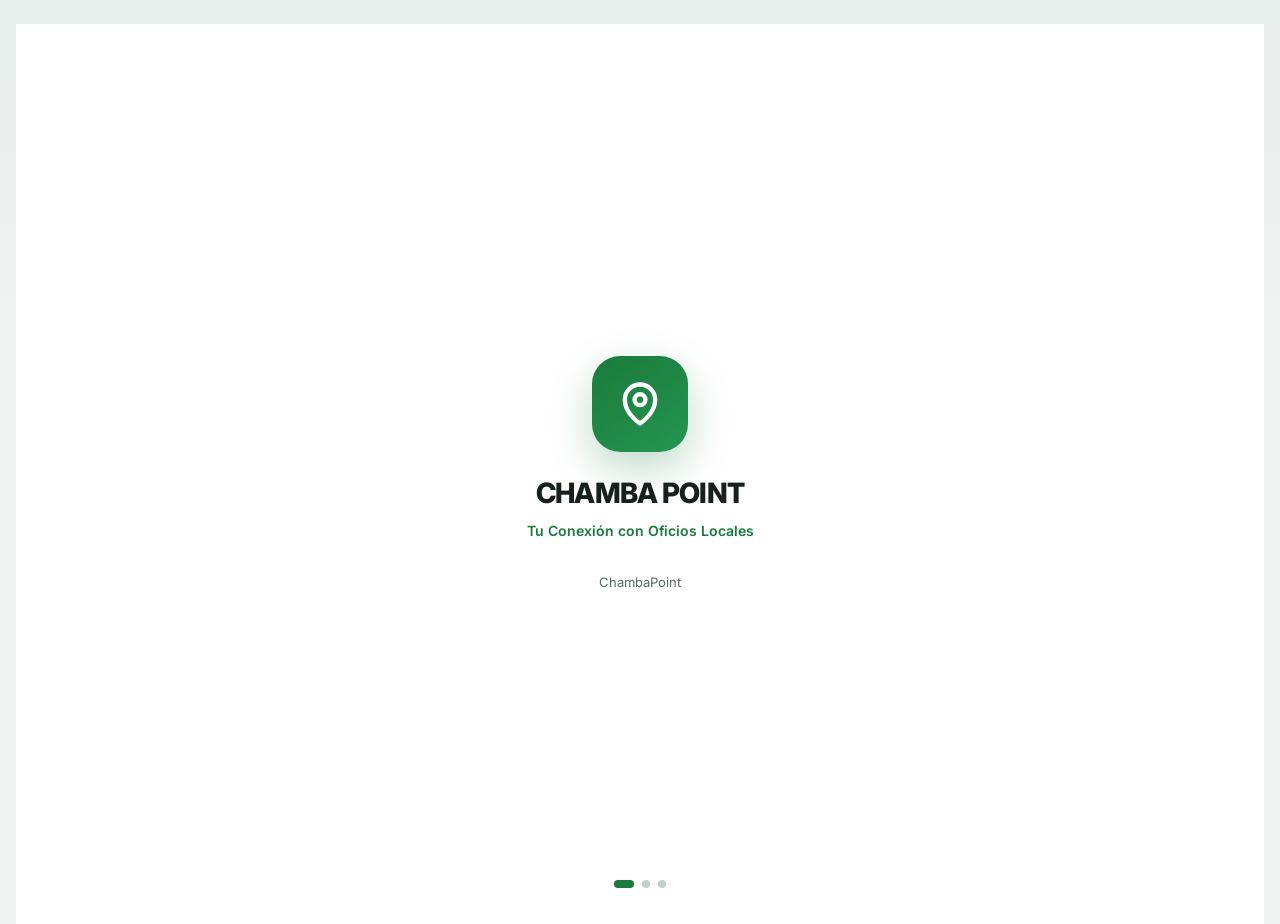
<file: frontend/index.html>
<!DOCTYPE html>
<html lang="es">
<head>
  <meta charset="UTF-8" />
  <meta name="viewport" content="width=device-width, initial-scale=1, viewport-fit=cover" />
  <meta name="theme-color" content="#1B7A3D" />
  <link rel="icon" type="image/svg+xml" href="assets/favicon.svg" />
  <title>ChambaPoint</title>
  <link rel="stylesheet" href="css/base.css" />
  <link rel="stylesheet" href="css/components.css" />
  <link rel="stylesheet" href="css/screens/auth.css" />
</head>
<body>
  <main class="splash-screen" aria-label="Splash ChambaPoint">
    <div class="splash-logo" aria-hidden="true">
      <svg viewBox="0 0 24 24" fill="none" stroke="currentColor" stroke-width="2" stroke-linecap="round" stroke-linejoin="round">
        <path d="M12 21s-7-4.5-7-11a7 7 0 1 1 14 0c0 6.5-7 11-7 11z" />
        <circle cx="12" cy="10" r="2.5" />
      </svg>
    </div>
    <h1 class="splash-title">CHAMBA POINT</h1>
    <p class="splash-subtitle">Tu Conexión con Oficios Locales</p>
    <p class="splash-caption">ChambaPoint</p>
    <div class="splash-dots" aria-hidden="true">
      <span class="active"></span>
      <span></span>
      <span></span>
    </div>
  </main>
  <script type="module" src="js/screens/splash.js"></script>
</body>
</html>
</file>
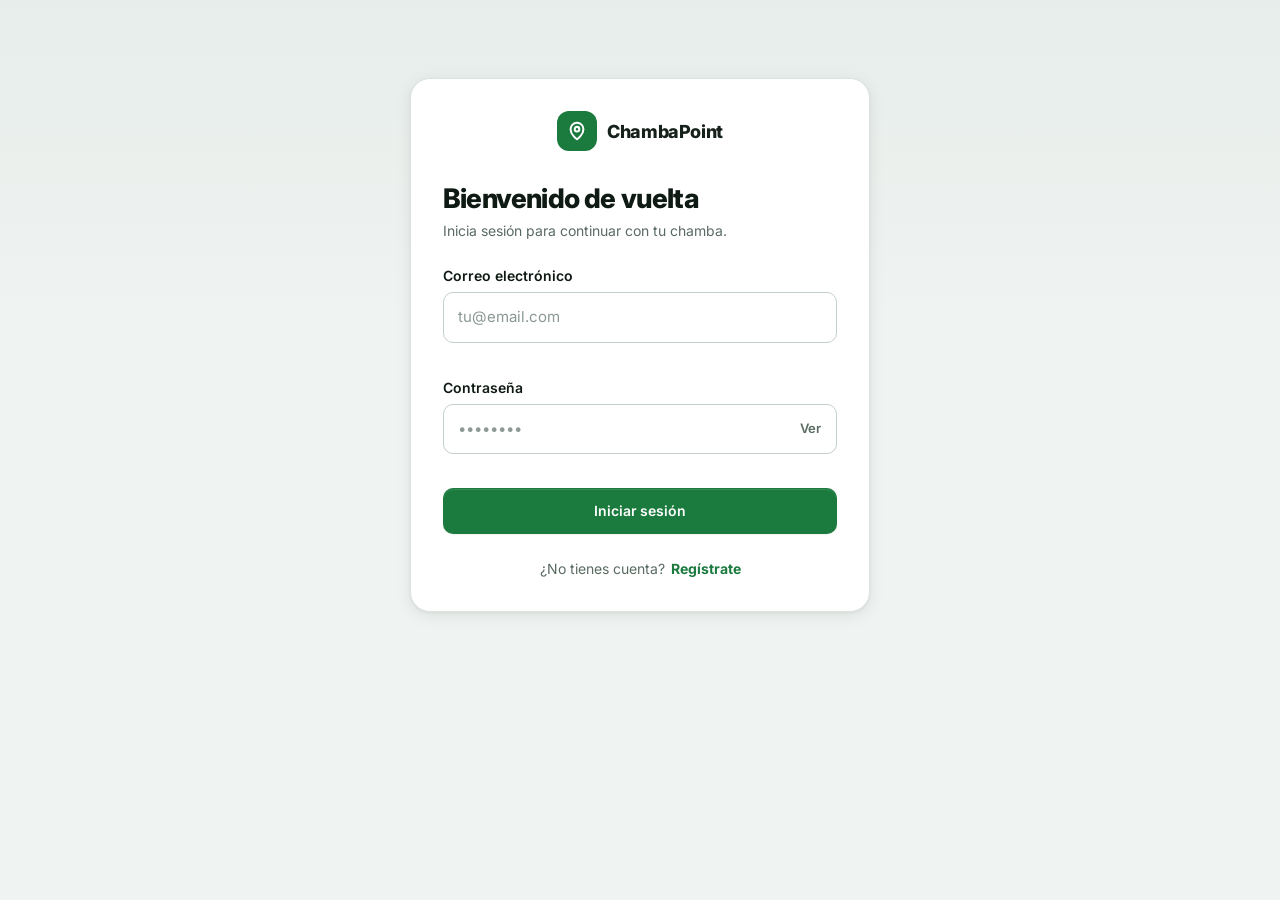
<file: frontend/chat.html>
<!DOCTYPE html>
<html lang="es">
<head>
  <meta charset="UTF-8" />
  <meta name="viewport" content="width=device-width, initial-scale=1, viewport-fit=cover" />
  <meta name="theme-color" content="#1B7A3D" />
  <link rel="icon" type="image/svg+xml" href="assets/favicon.svg" />
  <title>Chat — ChambaPoint</title>
  <link rel="stylesheet" href="css/base.css" />
  <link rel="stylesheet" href="css/components.css" />
  <link rel="stylesheet" href="css/screens/assistant.css" />
  <link rel="stylesheet" href="css/screens/chat.css" />
</head>
<body class="chat-body">
  <div class="app-shell chat-shell">
    <header class="app-header chat-header">
      <a class="back-link" href="conversations.html" aria-label="Volver">
        <svg width="20" height="20" viewBox="0 0 24 24" fill="none" stroke="currentColor" stroke-width="2.2" stroke-linecap="round" stroke-linejoin="round"><path d="M15 18l-6-6 6-6"/></svg>
      </a>
      <span id="peerAvatar" class="avatar avatar-sm"></span>
      <div class="peer-meta">
        <strong id="peerName">Cargando...</strong>
        <span id="peerSub" class="text-muted">Chat</span>
      </div>
      <span class="live-dot" title="Conectado" aria-hidden="true"></span>
    </header>

    <div id="messages" class="chat-messages" aria-live="polite"></div>

    <form id="chatForm" class="chat-composer" autocomplete="off">
      <input id="chatInput" type="text" placeholder="Escribe un mensaje..." aria-label="Mensaje" maxlength="2000" />
      <button id="sendBtn" type="submit" class="btn btn-primary btn-icon" aria-label="Enviar">
        <svg width="18" height="18" viewBox="0 0 24 24" fill="currentColor" aria-hidden="true"><path d="M2.01 21L23 12 2.01 3 2 10l15 2-15 2z"/></svg>
      </button>
    </form>
  </div>

  <script type="module" src="js/screens/chat.js"></script>
</body>
</html>
</file>
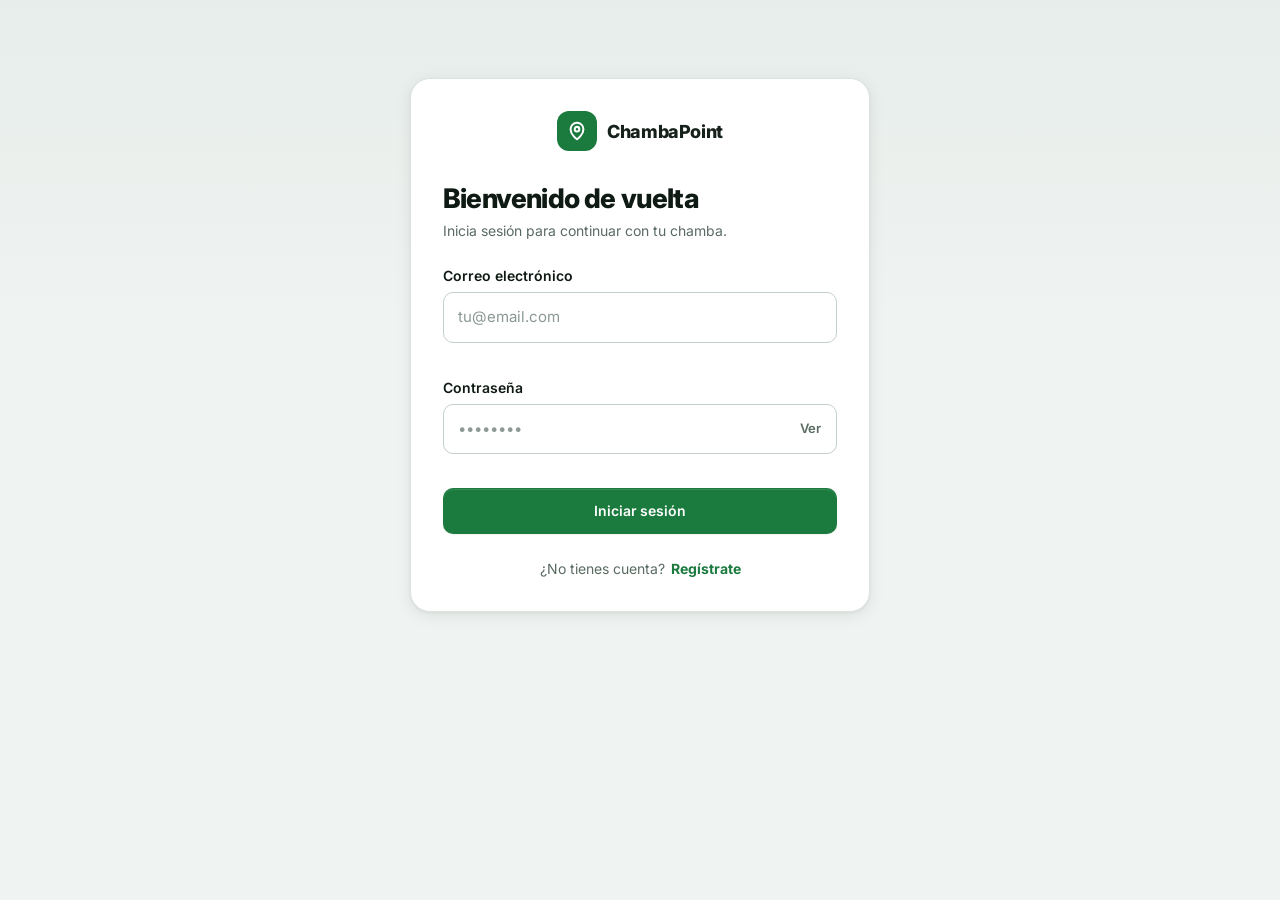
<file: frontend/conversations.html>
<!DOCTYPE html>
<html lang="es">
<head>
  <meta charset="UTF-8" />
  <meta name="viewport" content="width=device-width, initial-scale=1, viewport-fit=cover" />
  <meta name="theme-color" content="#1B7A3D" />
  <link rel="icon" type="image/svg+xml" href="assets/favicon.svg" />
  <title>Mensajes — ChambaPoint</title>
  <link rel="stylesheet" href="css/base.css" />
  <link rel="stylesheet" href="css/components.css" />
  <link rel="stylesheet" href="css/screens/assistant.css" />
  <link rel="stylesheet" href="css/screens/chat.css" />
</head>
<body>
  <div class="app-shell">
    <header class="app-header">
      <a class="brand" href="explore.html">
        <span class="brand-mark" aria-hidden="true">
          <svg viewBox="0 0 24 24" fill="none" stroke="currentColor" stroke-width="2.2" stroke-linecap="round" stroke-linejoin="round">
            <path d="M12 21s-7-4.5-7-11a7 7 0 1 1 14 0c0 6.5-7 11-7 11z" />
            <circle cx="12" cy="10" r="2.5" />
          </svg>
        </span>
        ChambaPoint
      </a>
      <span class="spacer"></span>
      <span id="userAvatar" class="avatar" title="Sesión"></span>
    </header>

    <main class="page page-narrow">
      <div class="page-intro">
        <h1>Mensajes</h1>
        <p class="text-muted">Conversaciones con clientes y técnicos.</p>
      </div>

      <div class="conv-search">
        <input id="convSearch" type="search" placeholder="Buscar conversación..." aria-label="Buscar conversación" />
      </div>

      <div id="convList" class="conv-list" aria-live="polite"></div>
      <div id="convEmpty" class="empty-state" hidden>
        <h3>Sin conversaciones</h3>
        <p>Acuerda un servicio desde Solicitudes o el perfil del técnico.</p>
        <p style="margin-top:12px"><a class="btn btn-primary" href="explore.html">Explorar</a></p>
      </div>
    </main>
  </div>

  <script type="module" src="js/screens/conversations.js"></script>
</body>
</html>
</file>
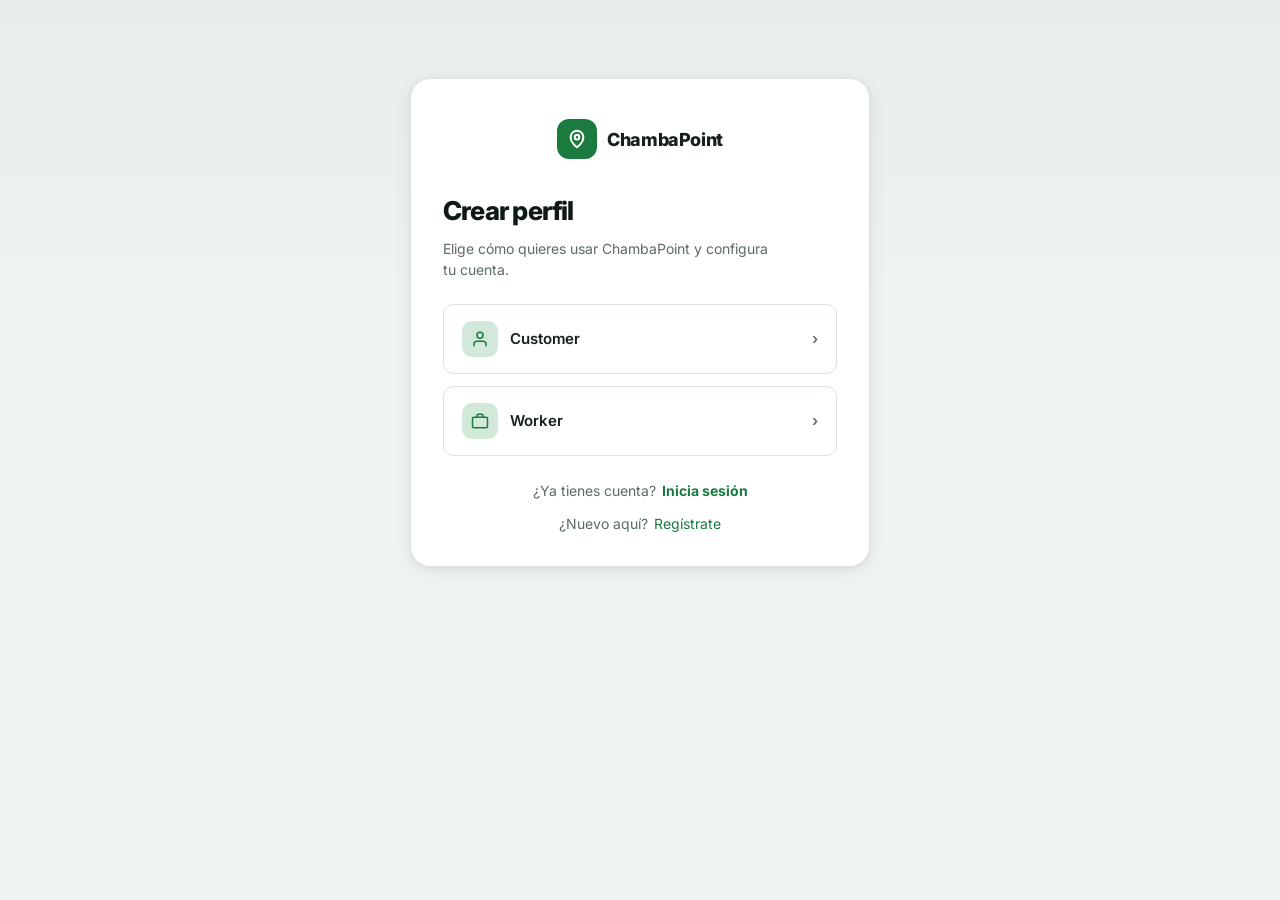
<file: frontend/create-profile.html>
<!DOCTYPE html>
<html lang="es">
<head>
  <meta charset="UTF-8" />
  <meta name="viewport" content="width=device-width, initial-scale=1, viewport-fit=cover" />
  <meta name="theme-color" content="#1B7A3D" />
  <link rel="icon" type="image/svg+xml" href="assets/favicon.svg" />
  <title>Crear perfil — ChambaPoint</title>
  <link rel="stylesheet" href="css/base.css" />
  <link rel="stylesheet" href="css/components.css" />
  <link rel="stylesheet" href="css/screens/auth.css" />
</head>
<body>
  <main class="page-auth role-page">
    <div class="auth-brand">
      <div class="auth-brand-mark" aria-hidden="true">
        <svg width="22" height="22" viewBox="0 0 24 24" fill="none" stroke="currentColor" stroke-width="2.2" stroke-linecap="round" stroke-linejoin="round">
          <path d="M12 21s-7-4.5-7-11a7 7 0 1 1 14 0c0 6.5-7 11-7 11z" />
          <circle cx="12" cy="10" r="2.5" />
        </svg>
      </div>
      <span class="auth-brand-name">ChambaPoint</span>
    </div>

    <h1 class="role-title">Crear perfil</h1>
    <p class="role-desc">Elige cómo quieres usar ChambaPoint y configura tu cuenta.</p>

    <div class="stack" id="roleOptions">
      <button type="button" class="role-option" data-role="Customer" aria-pressed="false">
        <span class="role-left">
          <span class="role-icon" aria-hidden="true">
            <svg width="18" height="18" viewBox="0 0 24 24" fill="none" stroke="currentColor" stroke-width="2" stroke-linecap="round" stroke-linejoin="round">
              <path d="M20 21v-2a4 4 0 0 0-4-4H8a4 4 0 0 0-4 4v2" />
              <circle cx="12" cy="7" r="4" />
            </svg>
          </span>
          Customer
        </span>
        <span class="chevron" aria-hidden="true">›</span>
      </button>

      <button type="button" class="role-option" data-role="Worker" aria-pressed="false">
        <span class="role-left">
          <span class="role-icon" aria-hidden="true">
            <svg width="18" height="18" viewBox="0 0 24 24" fill="none" stroke="currentColor" stroke-width="2" stroke-linecap="round" stroke-linejoin="round">
              <rect x="2" y="7" width="20" height="14" rx="2" />
              <path d="M16 7V5a2 2 0 0 0-2-2h-4a2 2 0 0 0-2 2v2" />
            </svg>
          </span>
          Worker
        </span>
        <span class="chevron" aria-hidden="true">›</span>
      </button>
    </div>

    <div class="auth-footer auth-link-row">
      <span>¿Ya tienes cuenta?</span>
      <a href="login.html">Inicia sesión</a>
    </div>
    <div class="auth-link-row" style="margin-top: 12px">
      <span>¿Nuevo aquí?</span>
      <a href="register.html" id="signupLink">Regístrate</a>
    </div>
  </main>
  <script type="module" src="js/screens/onboarding.js"></script>
</body>
</html>
</file>
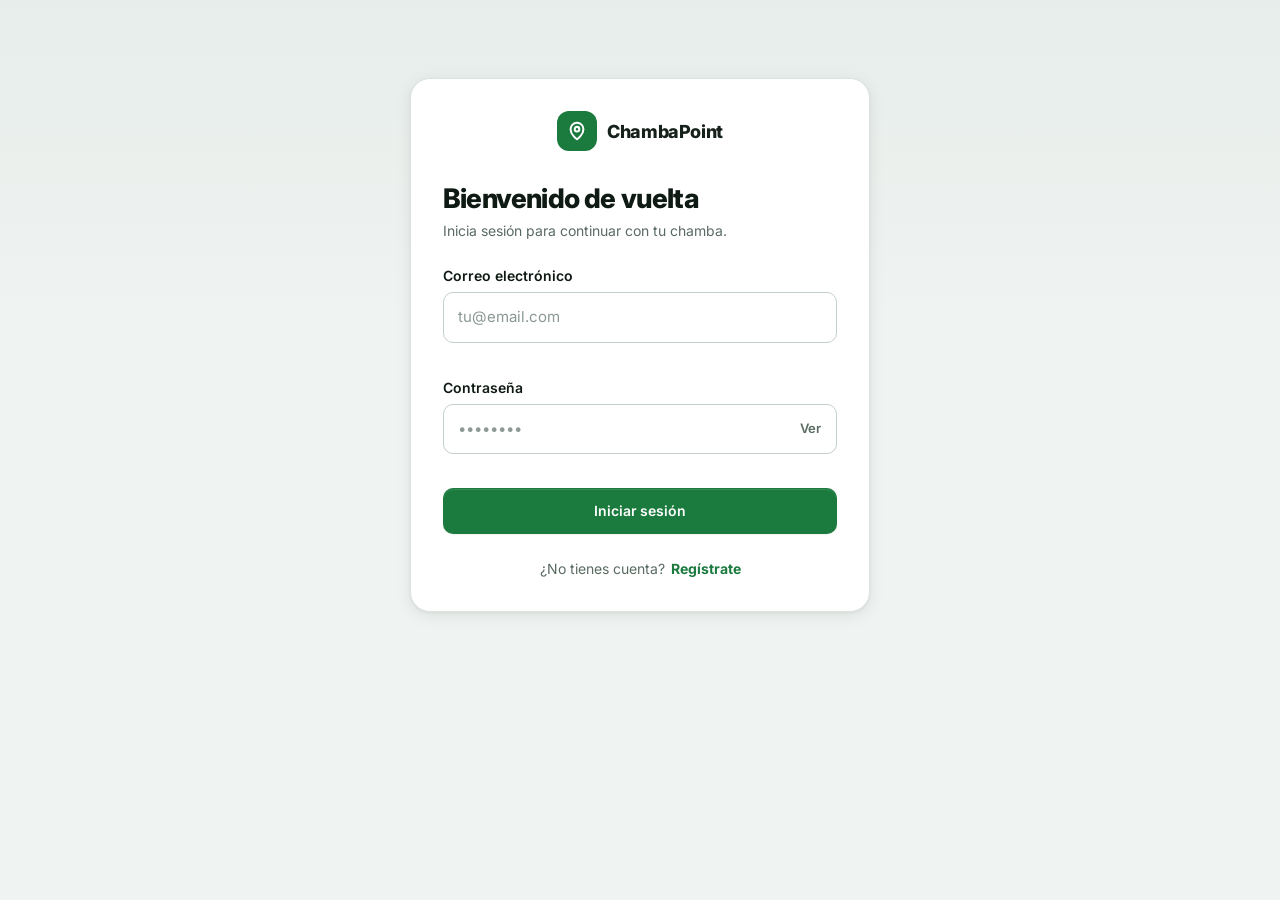
<file: frontend/dashboard.html>
<!DOCTYPE html>
<html lang="es">
<head>
  <meta charset="UTF-8" />
  <meta name="viewport" content="width=device-width, initial-scale=1, viewport-fit=cover" />
  <meta name="theme-color" content="#1B7A3D" />
  <link rel="icon" type="image/svg+xml" href="assets/favicon.svg" />
  <title>Dashboard — ChambaPoint</title>
  <link rel="stylesheet" href="css/base.css" />
  <link rel="stylesheet" href="css/components.css" />
  <link rel="stylesheet" href="css/screens/assistant.css" />
  <link rel="stylesheet" href="css/screens/dashboard.css" />
</head>
<body>
  <div class="app-shell">
    <header class="app-header">
      <a class="brand" href="dashboard.html">
        <span class="brand-mark" aria-hidden="true">
          <svg viewBox="0 0 24 24" fill="none" stroke="currentColor" stroke-width="2.2" stroke-linecap="round" stroke-linejoin="round">
            <path d="M12 21s-7-4.5-7-11a7 7 0 1 1 14 0c0 6.5-7 11-7 11z" />
            <circle cx="12" cy="10" r="2.5" />
          </svg>
        </span>
        ChambaPoint
      </a>
      <span class="spacer"></span>
      <a class="btn btn-ghost btn-sm" href="edit-profile.html">Editar perfil</a>
      <button type="button" class="btn btn-outline btn-sm" id="logoutBtn">Salir</button>
      <span id="userAvatar" class="avatar" title="Sesión activa"></span>
    </header>

    <main class="page page-narrow" id="dashboardPage">
      <section class="dash-hero">
        <div class="dash-hero-text">
          <p class="dash-hello" id="helloName">Hola</p>
          <h1 id="dashTitle">Resumen de chambas</h1>
        </div>
        <div id="heroAvatar" class="avatar avatar-lg"></div>
      </section>

      <section class="earnings-card" aria-label="Ingresos de la semana">
        <div class="earnings-top">
          <span class="earnings-label">Ingresos semana</span>
          <span class="earnings-period text-muted" id="earnPeriod"></span>
        </div>
        <p class="earnings-total" id="earnTotal">S/ 0.00</p>
        <div class="week-chart" id="weekChart" role="img" aria-label="Gráfico Lun a Dom"></div>
      </section>

      <section class="counters" id="counters" aria-label="Contadores"></section>

      <section class="dash-col">
        <div class="section-title">Citas pendientes</div>
        <div id="pendingAppts"></div>
      </section>

      <section class="dash-col">
        <div class="section-title">Actividad reciente</div>
        <div id="recentActivity"></div>
      </section>
    </main>
  </div>

  <div id="modalRoot"></div>

  <script type="module" src="js/screens/dashboard.js"></script>
</body>
</html>
</file>
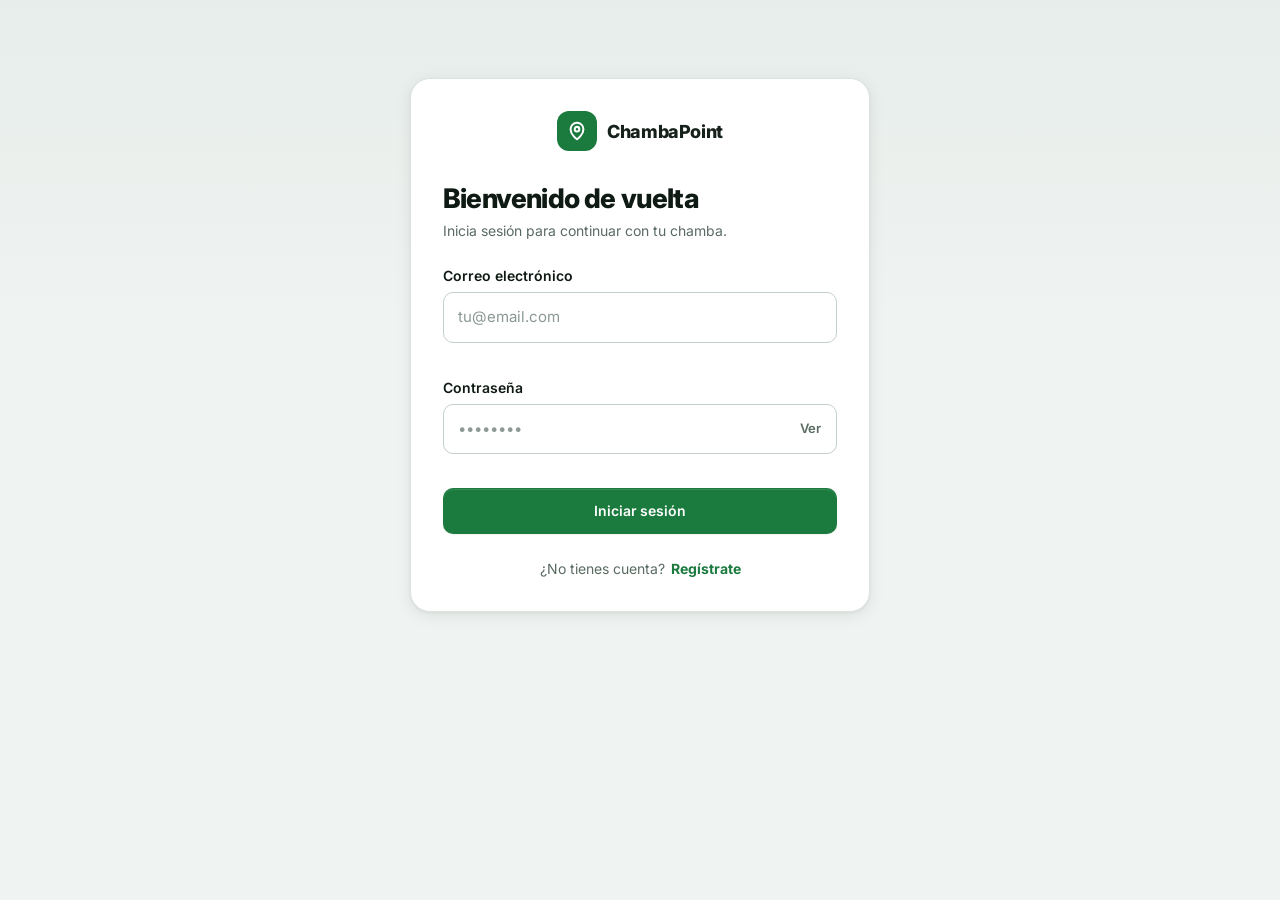
<file: frontend/edit-profile.html>
<!DOCTYPE html>
<html lang="es">
<head>
  <meta charset="UTF-8" />
  <meta name="viewport" content="width=device-width, initial-scale=1, viewport-fit=cover" />
  <meta name="theme-color" content="#1B7A3D" />
  <link rel="icon" type="image/svg+xml" href="assets/favicon.svg" />
  <title>Editar perfil — ChambaPoint</title>
  <link rel="stylesheet" href="css/base.css" />
  <link rel="stylesheet" href="css/components.css" />
  <link rel="stylesheet" href="css/screens/assistant.css" />
  <link rel="stylesheet" href="css/screens/profile.css" />
</head>
<body>
  <div class="app-shell">
    <header class="app-header">
      <a class="brand" href="dashboard.html">
        <span class="brand-mark" aria-hidden="true">
          <svg viewBox="0 0 24 24" fill="none" stroke="currentColor" stroke-width="2.2" stroke-linecap="round" stroke-linejoin="round">
            <path d="M12 21s-7-4.5-7-11a7 7 0 1 1 14 0c0 6.5-7 11-7 11z" />
            <circle cx="12" cy="10" r="2.5" />
          </svg>
        </span>
        ChambaPoint
      </a>
      <span class="spacer"></span>
      <a class="btn btn-ghost btn-sm" href="dashboard.html">Cancelar</a>
    </header>

    <main class="page page-narrow" id="editPage">
      <div class="section-title">Tu perfil profesional</div>
      <p class="edit-intro text-muted">
        Esto es lo que ven tus clientes antes de contratarte. Mantenlo al día.
      </p>

      <div id="formSkeleton" class="stack" aria-hidden="true">
        <div class="skeleton" style="height: 46px"></div>
        <div class="skeleton" style="height: 120px"></div>
        <div class="skeleton" style="height: 46px"></div>
      </div>

      <form class="stack edit-form" id="editForm" novalidate hidden>
        <div class="field">
          <label for="profession">Profesión</label>
          <select id="profession" required>
            <option value="Plomería">Plomería</option>
            <option value="Electricidad">Electricidad</option>
            <option value="Carpintería">Carpintería</option>
            <option value="Pintura">Pintura</option>
          </select>
          <span class="field-error" data-for="profession"></span>
        </div>

        <div class="field">
          <label for="about">Sobre ti</label>
          <textarea id="about" rows="4" maxlength="400" placeholder="Cuéntale a tus clientes quién eres, qué haces y cómo trabajas." required></textarea>
          <span class="field-hint"><span id="aboutCount">0</span>/400</span>
          <span class="field-error" data-for="about"></span>
        </div>

        <div class="edit-grid">
          <div class="field">
            <label for="experienceYears">Años de experiencia</label>
            <input id="experienceYears" type="number" min="0" max="60" inputmode="numeric" required />
            <span class="field-error" data-for="experienceYears"></span>
          </div>
          <div class="field">
            <label for="distanceKm">Radio de trabajo (km)</label>
            <input id="distanceKm" type="number" min="0" step="0.1" inputmode="decimal" required />
            <span class="field-error" data-for="distanceKm"></span>
          </div>
        </div>

        <div class="field">
          <label for="certifications">Certificaciones</label>
          <textarea id="certifications" rows="3" placeholder="Una por línea. Ej. Técnico en instalaciones eléctricas"></textarea>
          <span class="field-hint">Opcional · una por línea</span>
        </div>

        <!-- TAREA 5: Toggle disponibilidad y GPS -->
        <label class="form-check" style="display:flex;align-items:center;gap:10px;margin-bottom:16px;">
          <input type="checkbox" id="chkIsOnline" checked />
          <span><strong>Disponible ahora (Mostrarme En Línea en el mapa)</strong></span>
        </label>
        <button type="button" id="btnCaptureGps" class="btn btn-sm btn-outline" style="margin-bottom:16px;">
          📍 Usar mi ubicación GPS actual
        </button>

        <div class="edit-actions">
          <button type="submit" class="btn btn-primary btn-block" id="saveBtn">Guardar cambios</button>
        </div>

        <!-- TAREA 4: Zona de Peligro - Eliminar cuenta -->
        <div class="danger-zone" style="margin-top: 40px; padding: 20px; border: 1px solid #ffcdd2; border-radius: 12px; background: #ffebee;">
          <h3 style="color: #c62828; font-size: 16px; margin-bottom: 8px;">Zona de Peligro</h3>
          <p style="color: #555; font-size: 13px; margin-bottom: 16px;">
            Si eliminas tu cuenta, se borrarán todos tus datos personales, solicitudes y perfiles asociados. Esta acción no se puede deshacer.
          </p>
          <button type="button" id="btnDeleteAccount" class="btn btn-danger" style="background: #d32f2f; color: white;">
            🗑️ Eliminar mi cuenta
          </button>
        </div>
      </form>
    </main>
  </div>

  <div id="modalRoot"></div>
  <script type="module" src="js/screens/edit-profile.js"></script>
</body>
</html>
</file>
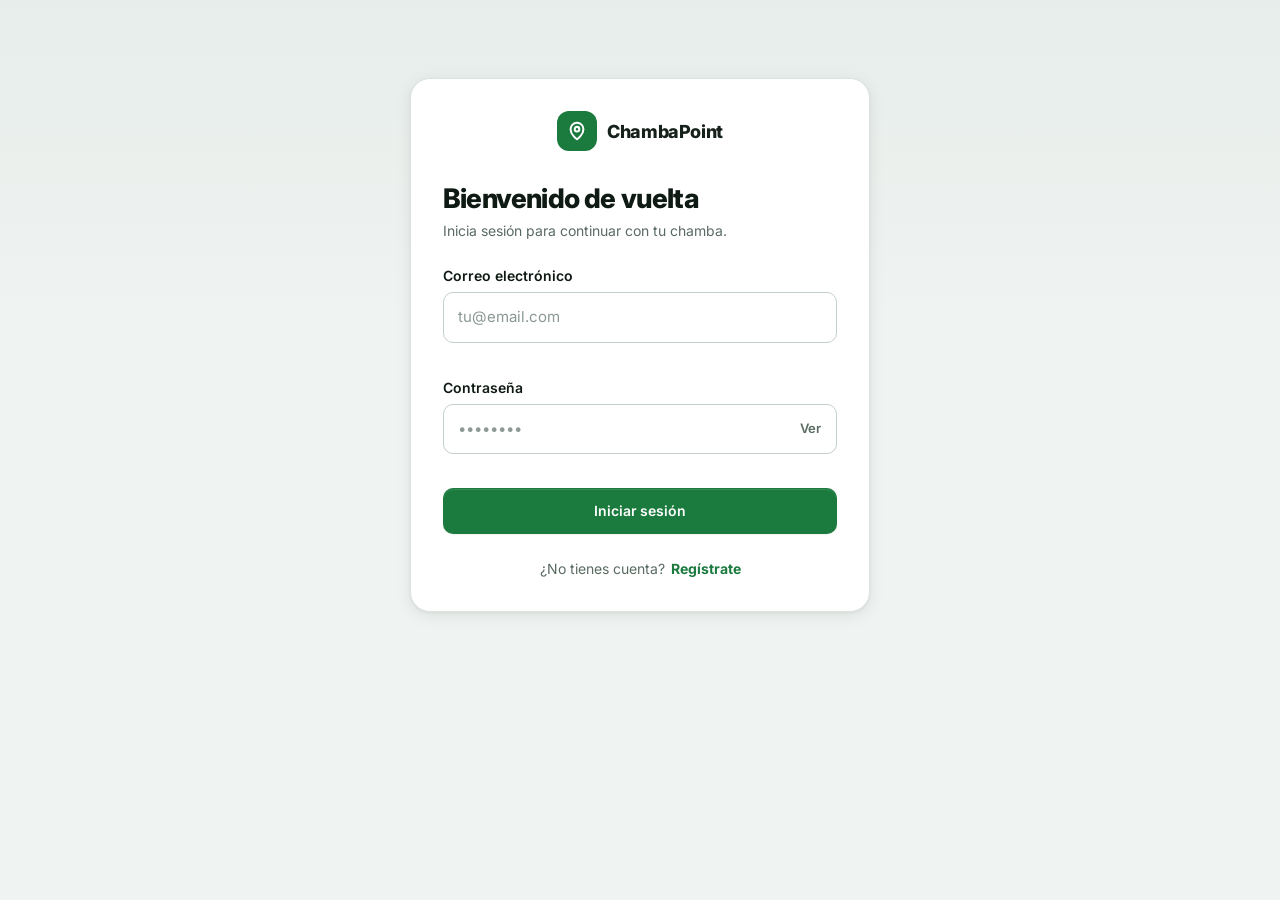
<file: frontend/login.html>
<!DOCTYPE html>
<html lang="es">
<head>
  <meta charset="UTF-8" />
  <meta name="viewport" content="width=device-width, initial-scale=1, viewport-fit=cover" />
  <meta name="theme-color" content="#1B7A3D" />
  <link rel="icon" type="image/svg+xml" href="assets/favicon.svg" />
  <title>Iniciar sesión — ChambaPoint</title>
  <link rel="stylesheet" href="css/base.css" />
  <link rel="stylesheet" href="css/components.css" />
  <link rel="stylesheet" href="css/screens/auth.css" />
</head>
<body>
  <main class="page-auth">
    <div class="auth-brand">
      <div class="auth-brand-mark" aria-hidden="true">
        <svg width="22" height="22" viewBox="0 0 24 24" fill="none" stroke="currentColor" stroke-width="2.2" stroke-linecap="round" stroke-linejoin="round">
          <path d="M12 21s-7-4.5-7-11a7 7 0 1 1 14 0c0 6.5-7 11-7 11z" />
          <circle cx="12" cy="10" r="2.5" />
        </svg>
      </div>
      <span class="auth-brand-name">ChambaPoint</span>
    </div>

    <h1 class="auth-heading">Bienvenido de vuelta</h1>
    <p class="auth-sub">Inicia sesión para continuar con tu chamba.</p>

    <form class="auth-form" id="loginForm" novalidate>
      <div class="field">
        <label for="email">Correo electrónico</label>
        <input id="email" name="email" type="email" autocomplete="email" placeholder="tu@email.com" required />
        <span class="field-error" data-for="email"></span>
      </div>

      <div class="field">
        <label for="password">Contraseña</label>
        <div class="input-icon-wrap">
          <input id="password" name="password" type="password" autocomplete="current-password" placeholder="••••••••" required minlength="6" />
          <button type="button" class="pw-toggle" id="togglePw" aria-label="Mostrar contraseña">Ver</button>
        </div>
        <span class="field-error" data-for="password"></span>
      </div>

      <button type="submit" class="btn btn-primary btn-block" id="submitBtn">Iniciar sesión</button>
    </form>

    <div class="auth-footer auth-link-row">
      <span>¿No tienes cuenta?</span>
      <a href="create-profile.html">Regístrate</a>
    </div>
  </main>
  <script type="module" src="js/screens/login.js"></script>
</body>
</html>
</file>
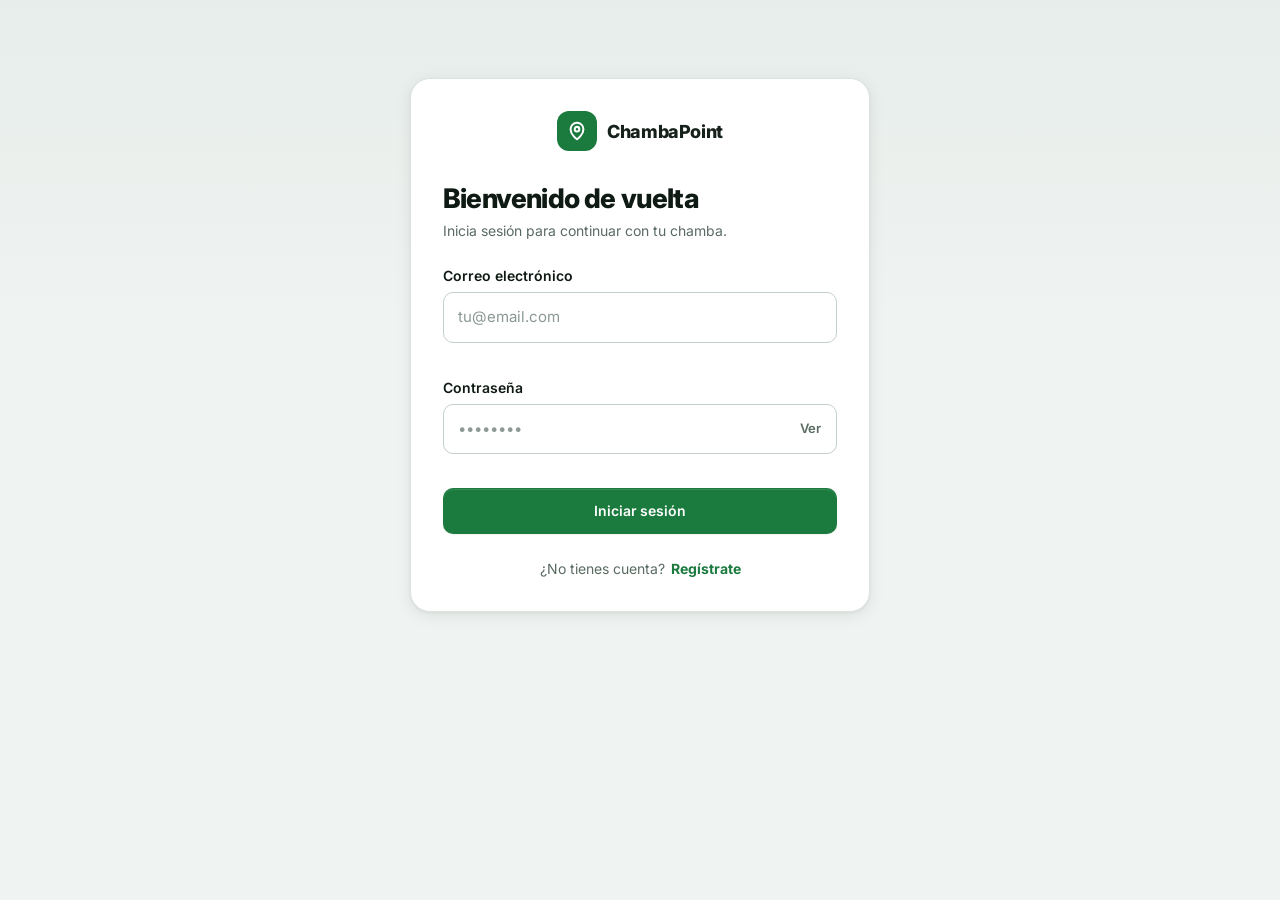
<file: frontend/profile.html>
<!DOCTYPE html>
<html lang="es">
<head>
  <meta charset="UTF-8" />
  <meta name="viewport" content="width=device-width, initial-scale=1, viewport-fit=cover" />
  <meta name="theme-color" content="#1B7A3D" />
  <link rel="icon" type="image/svg+xml" href="assets/favicon.svg" />
  <title>Mi perfil — ChambaPoint</title>
  <link rel="stylesheet" href="css/base.css" />
  <link rel="stylesheet" href="css/components.css" />
  <link rel="stylesheet" href="css/screens/assistant.css" />
  <link rel="stylesheet" href="css/screens/profile.css" />
</head>
<body>
  <div class="app-shell">
    <header class="app-header">
      <a class="brand" href="profile.html">
        <span class="brand-mark" aria-hidden="true">
          <svg viewBox="0 0 24 24" fill="none" stroke="currentColor" stroke-width="2.2" stroke-linecap="round" stroke-linejoin="round">
            <path d="M12 21s-7-4.5-7-11a7 7 0 1 1 14 0c0 6.5-7 11-7 11z" />
            <circle cx="12" cy="10" r="2.5" />
          </svg>
        </span>
        ChambaPoint
      </a>
    </header>

    <main class="page page-narrow" id="profilePage">
      <section class="profile-card">
        <span id="profileAvatar" class="avatar avatar-lg" aria-hidden="true"></span>
        <h1 id="profileName">—</h1>
        <p class="profile-role" id="profileRole">Cliente</p>
        <p class="profile-email text-muted" id="profileEmail"></p>
      </section>

      <div class="section-title">Cuenta</div>
      <div class="stack">
        <a class="list-row" href="requests.html">
          <span class="row-icon" aria-hidden="true">
            <svg width="18" height="18" viewBox="0 0 24 24" fill="none" stroke="currentColor" stroke-width="2" stroke-linecap="round" stroke-linejoin="round">
              <path d="M8 4h8a2 2 0 0 1 2 2v14l-6-3-6 3V6a2 2 0 0 1 2-2z" />
            </svg>
          </span>
          <span class="row-body">
            <span class="row-title">Mis solicitudes</span>
            <span class="row-sub">Historial y citas agendadas</span>
          </span>
          <svg class="row-chevron" width="18" height="18" viewBox="0 0 24 24" fill="none" stroke="currentColor" stroke-width="2" stroke-linecap="round" stroke-linejoin="round" aria-hidden="true">
            <path d="M9 6l6 6-6 6" />
          </svg>
        </a>
        <a class="list-row" href="conversations.html">
          <span class="row-icon" aria-hidden="true">
            <svg width="18" height="18" viewBox="0 0 24 24" fill="none" stroke="currentColor" stroke-width="2" stroke-linecap="round" stroke-linejoin="round">
              <path d="M4 6a2 2 0 0 1 2-2h12a2 2 0 0 1 2 2v9a2 2 0 0 1-2 2H9l-5 4V6z" />
            </svg>
          </span>
          <span class="row-body">
            <span class="row-title">Mensajes</span>
            <span class="row-sub">Chatea con tus técnicos</span>
          </span>
          <svg class="row-chevron" width="18" height="18" viewBox="0 0 24 24" fill="none" stroke="currentColor" stroke-width="2" stroke-linecap="round" stroke-linejoin="round" aria-hidden="true">
            <path d="M9 6l6 6-6 6" />
          </svg>
        </a>
      </div>

      <div class="section-title">Sesión</div>
      <button type="button" class="list-row list-row-danger" id="logoutBtn">
        <span class="row-icon row-icon-danger" aria-hidden="true">
          <svg width="18" height="18" viewBox="0 0 24 24" fill="none" stroke="currentColor" stroke-width="2" stroke-linecap="round" stroke-linejoin="round">
            <path d="M15 17l5-5-5-5" />
            <path d="M20 12H9" />
            <path d="M12 20H6a2 2 0 0 1-2-2V6a2 2 0 0 1 2-2h6" />
          </svg>
        </span>
        <span class="row-body">
          <span class="row-title">Cerrar sesión</span>
          <span class="row-sub">Salir de ChambaPoint en este dispositivo</span>
        </span>
      </button>

      <p class="profile-version text-muted">ChambaPoint v1.0</p>
    </main>
  </div>

  <div id="modalRoot"></div>
  <script type="module" src="js/screens/profile.js"></script>
</body>
</html>
</file>
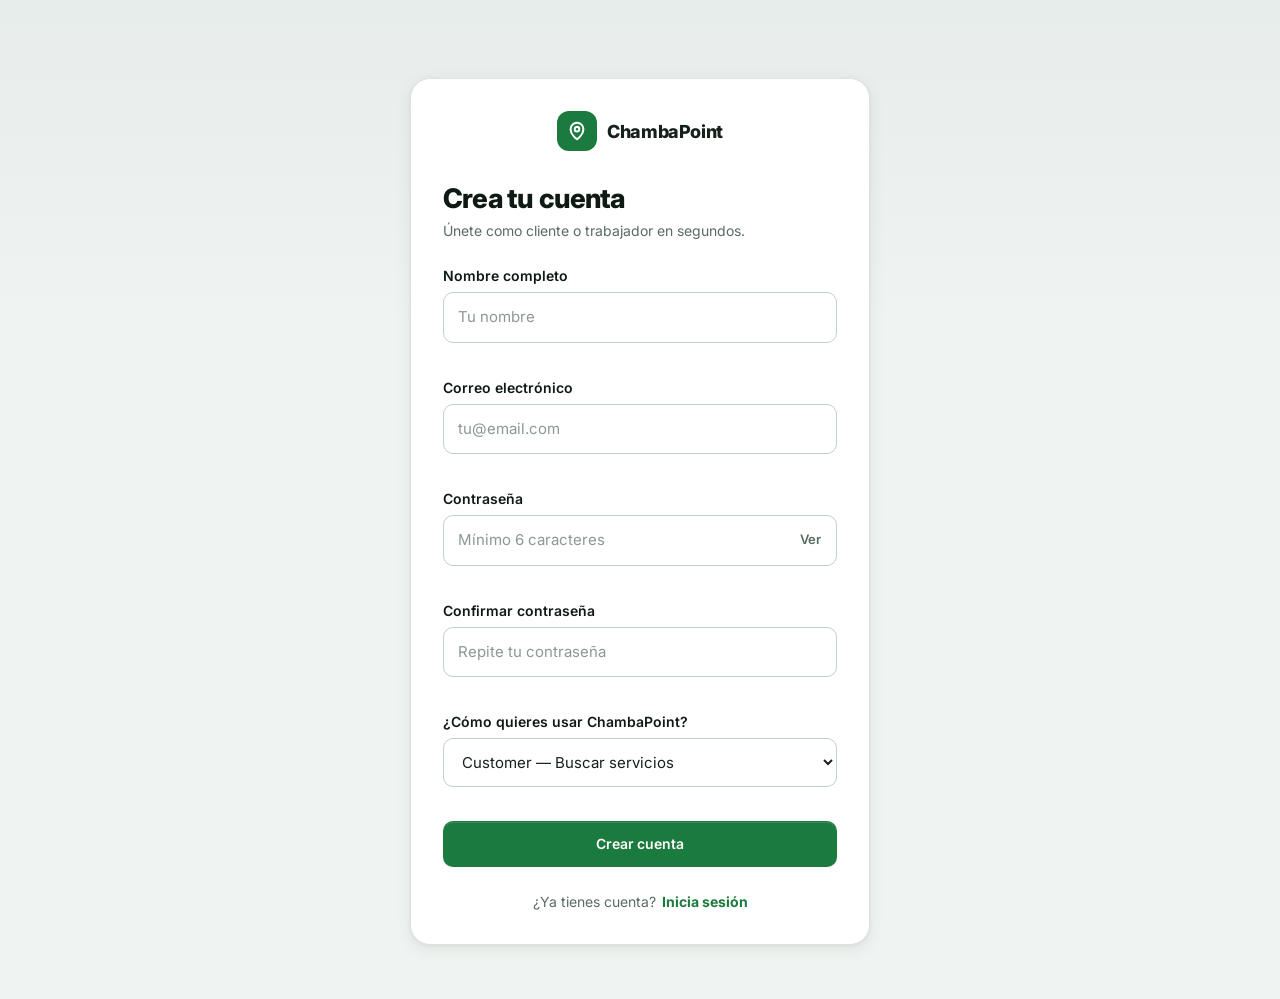
<file: frontend/register.html>
<!DOCTYPE html>
<html lang="es">
<head>
  <meta charset="UTF-8" />
  <meta name="viewport" content="width=device-width, initial-scale=1, viewport-fit=cover" />
  <meta name="theme-color" content="#1B7A3D" />
  <link rel="icon" type="image/svg+xml" href="assets/favicon.svg" />
  <title>Registro — ChambaPoint</title>
  <link rel="stylesheet" href="css/base.css" />
  <link rel="stylesheet" href="css/components.css" />
  <link rel="stylesheet" href="css/screens/auth.css" />
</head>
<body>
  <main class="page-auth">
    <div class="auth-brand">
      <div class="auth-brand-mark" aria-hidden="true">
        <svg width="22" height="22" viewBox="0 0 24 24" fill="none" stroke="currentColor" stroke-width="2.2" stroke-linecap="round" stroke-linejoin="round">
          <path d="M12 21s-7-4.5-7-11a7 7 0 1 1 14 0c0 6.5-7 11-7 11z" />
          <circle cx="12" cy="10" r="2.5" />
        </svg>
      </div>
      <span class="auth-brand-name">ChambaPoint</span>
    </div>

    <h1 class="auth-heading">Crea tu cuenta</h1>
    <p class="auth-sub">Únete como cliente o trabajador en segundos.</p>

    <form class="auth-form" id="registerForm" novalidate>
      <div class="field">
        <label for="name">Nombre completo</label>
        <input id="name" name="name" type="text" autocomplete="name" placeholder="Tu nombre" required minlength="2" />
        <span class="field-error" data-for="name"></span>
      </div>

      <div class="field">
        <label for="email">Correo electrónico</label>
        <input id="email" name="email" type="email" autocomplete="email" placeholder="tu@email.com" required />
        <span class="field-error" data-for="email"></span>
      </div>

      <div class="field">
        <label for="password">Contraseña</label>
        <div class="input-icon-wrap">
          <input id="password" name="password" type="password" autocomplete="new-password" placeholder="Mínimo 6 caracteres" required minlength="6" />
          <button type="button" class="pw-toggle" id="togglePw" aria-label="Mostrar contraseña">Ver</button>
        </div>
        <span class="field-error" data-for="password"></span>
      </div>

      <div class="field">
        <label for="confirmPassword">Confirmar contraseña</label>
        <input id="confirmPassword" name="confirmPassword" type="password" autocomplete="new-password" placeholder="Repite tu contraseña" required minlength="6" />
        <span class="field-error" data-for="confirmPassword"></span>
      </div>

      <div class="field">
        <label for="role">¿Cómo quieres usar ChambaPoint?</label>
        <select id="role" name="role" required>
          <option value="Customer">Customer — Buscar servicios</option>
          <option value="Worker">Worker — Ofrecer mis servicios</option>
        </select>
        <span class="field-error" data-for="role"></span>
      </div>

      <button type="submit" class="btn btn-primary btn-block" id="submitBtn">Crear cuenta</button>
    </form>

    <div class="auth-footer auth-link-row">
      <span>¿Ya tienes cuenta?</span>
      <a href="login.html">Inicia sesión</a>
    </div>
  </main>
  <script type="module" src="js/screens/register.js"></script>
</body>
</html>
</file>
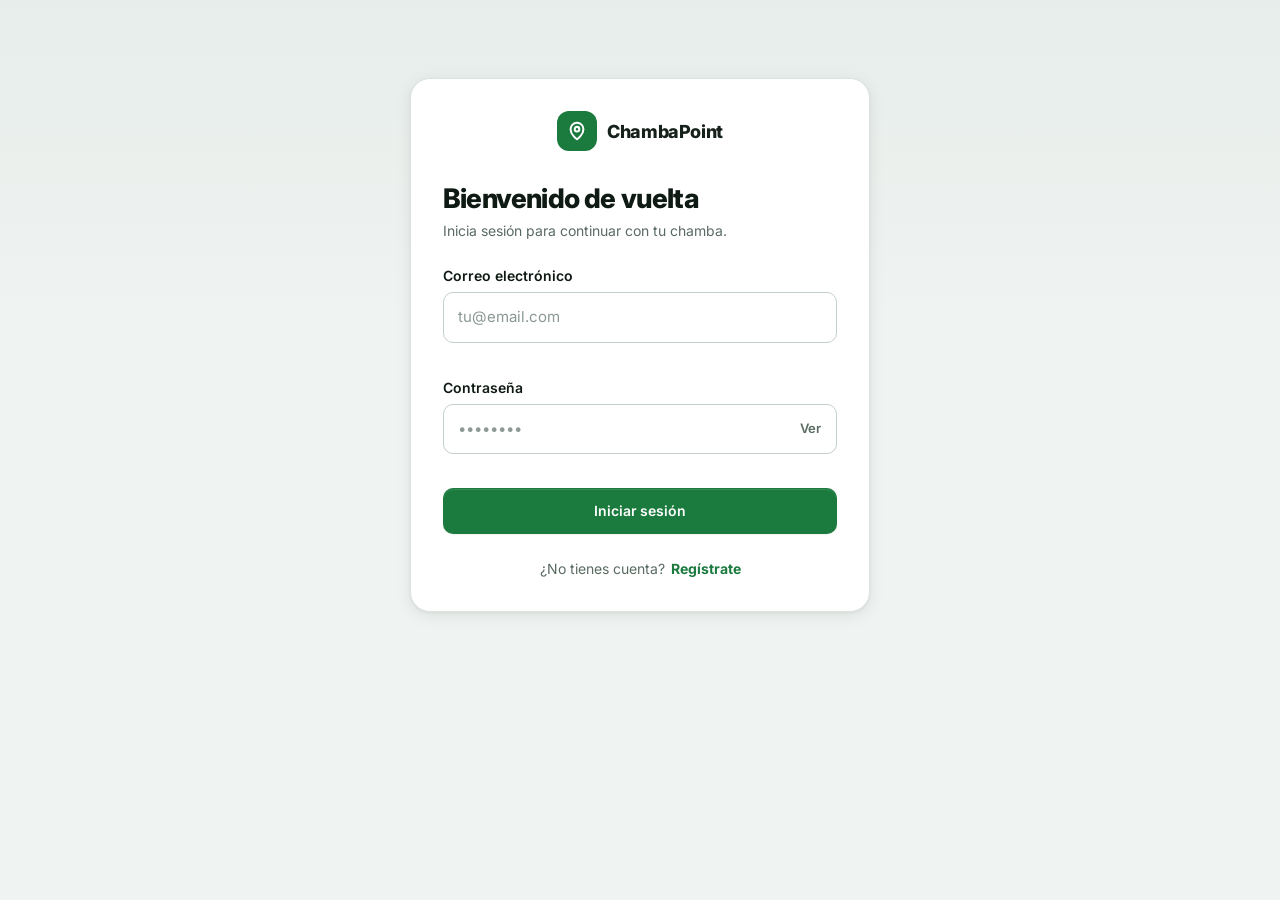
<file: frontend/requests.html>
<!DOCTYPE html>
<html lang="es">
<head>
  <meta charset="UTF-8" />
  <meta name="viewport" content="width=device-width, initial-scale=1, viewport-fit=cover" />
  <meta name="theme-color" content="#1B7A3D" />
  <link rel="icon" type="image/svg+xml" href="assets/favicon.svg" />
  <title>Mis Solicitudes — ChambaPoint</title>
  <link rel="stylesheet" href="css/base.css" />
  <link rel="stylesheet" href="css/components.css" />
  <link rel="stylesheet" href="css/screens/assistant.css" />
  <link rel="stylesheet" href="css/screens/requests.css" />
</head>
<body>
  <div class="app-shell">
    <header class="app-header">
      <a class="brand" href="explore.html">
        <span class="brand-mark" aria-hidden="true">
          <svg viewBox="0 0 24 24" fill="none" stroke="currentColor" stroke-width="2.2" stroke-linecap="round" stroke-linejoin="round">
            <path d="M12 21s-7-4.5-7-11a7 7 0 1 1 14 0c0 6.5-7 11-7 11z" />
            <circle cx="12" cy="10" r="2.5" />
          </svg>
        </span>
        ChambaPoint
      </a>
      <span class="spacer"></span>
      <span id="userAvatar" class="avatar"></span>
    </header>

    <main class="page page-narrow">
      <div class="page-intro">
        <h1>Mis solicitudes</h1>
        <p class="text-muted">Administra tus chambas activas e historial.</p>
      </div>

      <div class="tabs-pill" role="tablist">
        <button type="button" class="tab-btn active" data-status="activas" role="tab" aria-selected="true">Activas</button>
        <button type="button" class="tab-btn" data-status="historial" role="tab" aria-selected="false">Historial</button>
      </div>

      <div id="requestsList" aria-live="polite"></div>

      <div class="list-section-title" id="apptTitle" hidden>Citas</div>
      <div id="appointmentsList"></div>
    </main>
  </div>

  <div id="modalRoot"></div>

  <script type="module" src="js/screens/requests.js"></script>
</body>
</html>
</file>
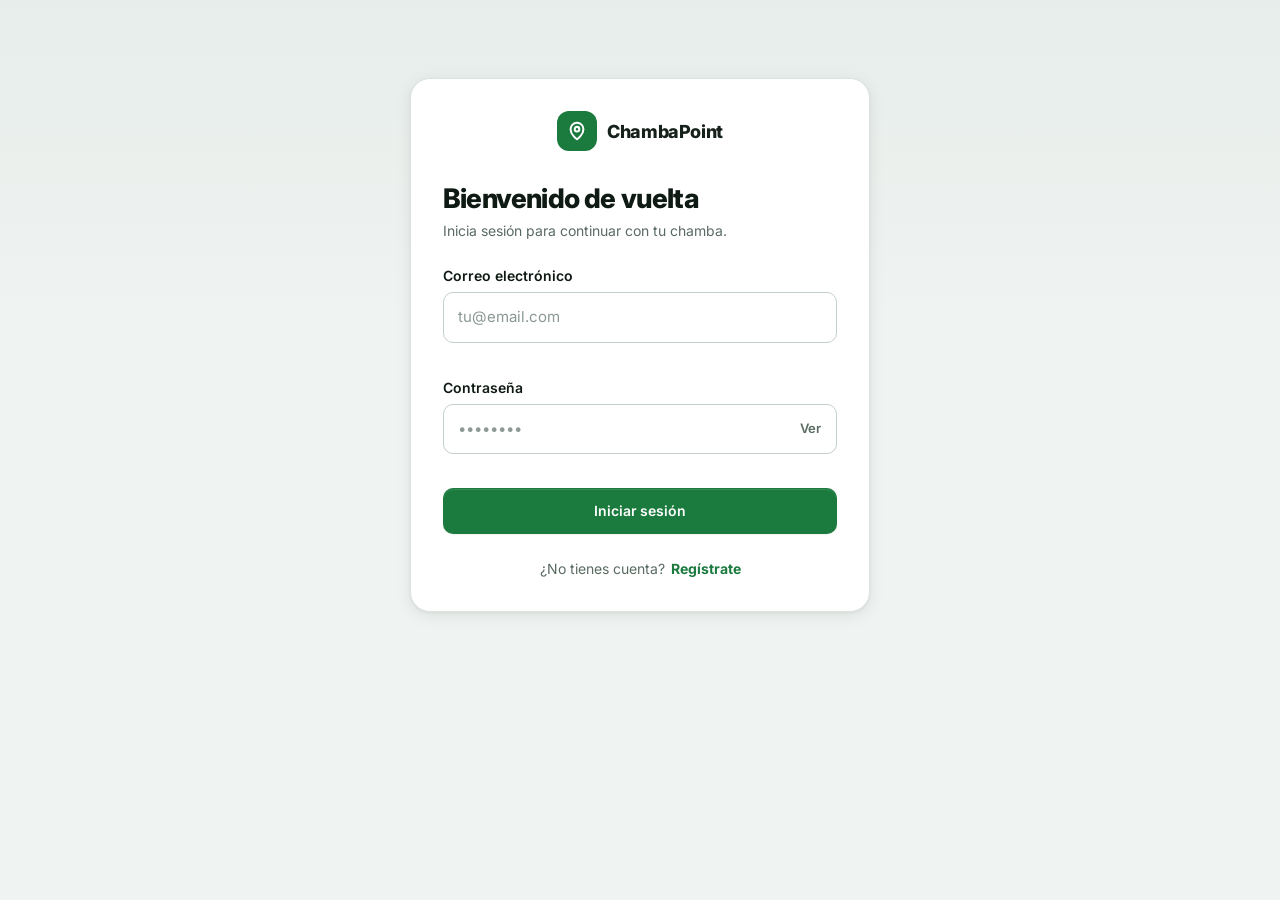
<file: frontend/worker.html>
<!DOCTYPE html>
<html lang="es">
<head>
  <meta charset="UTF-8" />
  <meta name="viewport" content="width=device-width, initial-scale=1, viewport-fit=cover" />
  <meta name="theme-color" content="#1B7A3D" />
  <link rel="icon" type="image/svg+xml" href="assets/favicon.svg" />
  <title>Perfil técnico — ChambaPoint</title>
  <link rel="stylesheet" href="css/base.css" />
  <link rel="stylesheet" href="css/components.css" />
  <link rel="stylesheet" href="css/screens/assistant.css" />
  <link rel="stylesheet" href="css/screens/explore.css" />
</head>
<body>
  <div class="app-shell">
    <header class="app-header">
      <button type="button" class="btn btn-ghost btn-icon" id="backBtn" aria-label="Volver">←</button>
      <strong id="headerName" style="font-size: 15px">Perfil</strong>
      <span class="spacer"></span>
      <span class="badge badge-success">♥</span>
    </header>

    <div id="profileRoot">
      <div class="page">
        <div class="skeleton-card"><div class="skeleton-avatar skeleton"></div><div class="skeleton-lines"><div class="skeleton skeleton-line"></div><div class="skeleton skeleton-line short"></div></div></div>
        <div class="skeleton-card"><div class="skeleton-avatar skeleton"></div><div class="skeleton-lines"><div class="skeleton skeleton-line"></div><div class="skeleton skeleton-line short"></div></div></div>
      </div>
    </div>
  </div>

  <div id="modalRoot"></div>

  <script type="module" src="js/screens/worker.js"></script>
</body>
</html>
</file>
<file: frontend/css/base.css>
@import url("https://fonts.googleapis.com/css2?family=Inter:wght@400;500;600;700;800&display=swap");
@import url("tokens.css");

*,
*::before,
*::after {
  box-sizing: border-box;
}

html,
body {
  margin: 0;
  padding: 0;
  min-height: 100%;
}

body {
  font-family: var(--font-sans);
  font-size: var(--fs-md);
  line-height: 1.5;
  color: var(--color-text);
  background: var(--color-bg);
  -webkit-font-smoothing: antialiased;
  text-rendering: optimizeLegibility;
}

img {
  max-width: 100%;
  display: block;
}

a {
  color: var(--color-primary);
  text-decoration: none;
}

a:hover {
  text-decoration: underline;
}

button,
input,
select,
textarea {
  font: inherit;
  color: inherit;
}

h1,
h2,
h3,
h4,
p {
  margin: 0;
  text-wrap: pretty;
}

h1,
h2,
h3 {
  font-weight: 700;
  letter-spacing: -0.02em;
  color: var(--color-ink);
  text-wrap: balance;
}

:focus-visible {
  outline: 2px solid var(--color-primary);
  outline-offset: 2px;
  border-radius: 4px;
}

.app-shell {
  max-width: var(--container-max);
  margin: 0 auto;
  min-height: 100dvh;
  background: var(--color-bg);
  position: relative;
  box-shadow: 0 0 0 1px var(--color-border), var(--shadow-lg);
}

.page {
  padding: var(--space-4);
  padding-bottom: calc(var(--nav-h) + var(--space-6));
}

.page-auth {
  min-height: 100dvh;
  display: flex;
  flex-direction: column;
  padding: var(--space-6) var(--space-5);
  background: var(--color-surface);
}

@media (min-width: 600px) {
  .app-shell {
    max-width: 640px;
  }

  .page {
    padding: var(--space-5) var(--space-5);
    padding-bottom: calc(var(--nav-h) + var(--space-6));
  }
}

@media (min-width: 1024px) {
  :root {
    --container-max: 1120px;
  }

  body {
    padding: var(--space-6) var(--space-4) 0;
    background: linear-gradient(180deg, #e7edea 0%, var(--color-bg) 320px);
  }

  .app-shell {
    max-width: 1120px;
    border-radius: var(--radius-xl) var(--radius-xl) 0 0;
    overflow: clip;
  }

  .page {
    padding: var(--space-6) var(--space-6);
    padding-bottom: calc(var(--nav-h) + var(--space-8));
  }

  .page-auth {
    max-width: 460px;
    margin: 0 auto;
    min-height: auto;
    margin-top: 6vh;
    margin-bottom: 6vh;
    border: 1px solid var(--color-border);
    border-radius: var(--radius-xl);
    box-shadow: var(--shadow-md);
    padding: var(--space-8);
  }
}

.sr-only {
  position: absolute;
  width: 1px;
  height: 1px;
  padding: 0;
  margin: -1px;
  overflow: hidden;
  clip: rect(0, 0, 0, 0);
  border: 0;
}

.text-muted {
  color: var(--color-text-muted);
}

.text-center {
  text-align: center;
}

.stack {
  display: flex;
  flex-direction: column;
  gap: var(--space-3);
}

.row {
  display: flex;
  align-items: center;
  gap: var(--space-3);
}

.spacer {
  flex: 1;
}

.section-title {
  display: flex;
  align-items: baseline;
  justify-content: space-between;
  gap: var(--space-3);
  font-size: var(--fs-base);
  font-weight: 700;
  letter-spacing: -0.01em;
  color: var(--color-ink);
  margin: var(--space-6) 0 var(--space-3);
}

.section-title:first-child {
  margin-top: 0;
}

.section-title .section-link {
  font-size: var(--fs-sm);
  font-weight: 600;
}

.page-intro h1 {
  font-size: var(--fs-2xl);
  font-weight: 800;
  letter-spacing: -0.03em;
  line-height: 1.15;
}

.page-intro p {
  font-size: var(--fs-base);
  margin-top: 6px;
  margin-bottom: var(--space-4);
}

.page-narrow {
  max-width: 780px;
  margin-inline: auto;
}

@media (min-width: 1024px) {
  .page-narrow {
    max-width: 820px;
  }
}

.divider {
  height: 1px;
  background: var(--color-border);
  border: 0;
  margin: var(--space-4) 0;
}

@media (prefers-reduced-motion: reduce) {
  *,
  *::before,
  *::after {
    animation-duration: 0.01ms !important;
    animation-iteration-count: 1 !important;
    transition-duration: 0.01ms !important;
    scroll-behavior: auto !important;
  }
}
</file>
<file: frontend/css/components.css>
.btn {
  display: inline-flex;
  align-items: center;
  justify-content: center;
  gap: 8px;
  border: 1px solid transparent;
  border-radius: var(--radius-md);
  padding: 0 18px;
  font-weight: 600;
  font-size: var(--fs-base);
  letter-spacing: -0.01em;
  cursor: pointer;
  transition: background var(--dur) var(--ease), border-color var(--dur) var(--ease),
    color var(--dur) var(--ease), box-shadow var(--dur) var(--ease), transform var(--dur-fast) var(--ease);
  text-decoration: none;
  min-height: 46px;
  line-height: 1.2;
}

.btn:hover {
  text-decoration: none;
}

.btn:active {
  transform: translateY(1px);
}

.btn:disabled,
.btn.is-loading {
  opacity: 0.7;
  cursor: not-allowed;
  transform: none;
}

.btn-primary {
  background: var(--color-primary);
  color: #fff;
  box-shadow: var(--shadow-xs), inset 0 1px 0 rgba(255, 255, 255, 0.12);
}

.btn-primary:hover {
  background: var(--color-primary-dark);
  color: #fff;
  box-shadow: var(--shadow-sm);
}

.btn-outline {
  background: var(--color-surface);
  border-color: var(--color-border-strong);
  color: var(--color-ink);
}

.btn-outline:hover {
  border-color: var(--color-primary);
  color: var(--color-primary);
  background: var(--color-primary-soft);
}

.btn-ghost {
  background: transparent;
  color: var(--color-text);
  border-color: transparent;
}

.btn-ghost:hover {
  background: var(--color-surface-alt);
}

.btn-danger {
  background: var(--color-danger);
  color: #fff;
}

.btn-danger:hover {
  background: #a8251f;
  color: #fff;
}

.btn-block {
  width: 100%;
}

.btn-sm {
  min-height: 38px;
  padding: 0 14px;
  font-size: var(--fs-base);
  border-radius: var(--radius-sm);
}

.btn-icon {
  width: 44px;
  height: 44px;
  min-height: 44px;
  padding: 0;
  border-radius: var(--radius-pill);
}

.card {
  background: var(--color-surface);
  border: 1px solid var(--color-border);
  border-radius: var(--radius-lg);
  padding: var(--space-4);
  box-shadow: var(--shadow-xs);
}

.card-soft {
  background: var(--color-primary-soft);
  border-color: transparent;
}

.badge {
  display: inline-flex;
  align-items: center;
  gap: 4px;
  border-radius: var(--radius-pill);
  padding: 4px 10px;
  font-size: var(--fs-sm);
  font-weight: 600;
  line-height: 1.2;
  white-space: nowrap;
}

.badge-success {
  background: var(--color-primary-soft);
  color: var(--color-primary-dark);
}

.badge-warning {
  background: var(--color-warning-soft);
  color: var(--color-warning);
}

.badge-danger {
  background: var(--color-danger-soft);
  color: var(--color-danger);
}

.badge-info {
  background: var(--color-info-soft);
  color: var(--color-info);
}

.badge-neutral {
  background: #eaeeec;
  color: var(--color-text-muted);
}

.field {
  display: flex;
  flex-direction: column;
  gap: 6px;
}

.field label {
  font-size: var(--fs-base);
  font-weight: 600;
  color: var(--color-ink);
}

.field input,
.field select,
.field textarea {
  width: 100%;
  border: 1px solid var(--color-border-strong);
  border-radius: var(--radius-md);
  padding: 13px 14px;
  background: var(--color-surface);
  color: var(--color-text);
  outline: none;
  transition: border-color var(--dur) var(--ease), box-shadow var(--dur) var(--ease),
    background var(--dur) var(--ease);
}

.field input::placeholder,
.field textarea::placeholder {
  color: #8b9992;
}

.field input:hover,
.field select:hover,
.field textarea:hover {
  border-color: #a9b7b0;
}

.field input:focus,
.field select:focus,
.field textarea:focus {
  border-color: var(--color-primary);
  box-shadow: var(--shadow-focus);
}

.field input.is-invalid,
.field select.is-invalid,
.field textarea.is-invalid {
  border-color: var(--color-danger);
  background: #fffafa;
}

.field-error {
  min-height: 16px;
  font-size: var(--fs-sm);
  color: var(--color-danger);
  font-weight: 500;
}

.field-hint {
  font-size: var(--fs-sm);
  color: var(--color-text-muted);
}

.input-icon-wrap {
  position: relative;
}

.input-icon-wrap .input-icon {
  position: absolute;
  left: 14px;
  top: 50%;
  transform: translateY(-50%);
  color: var(--color-text-muted);
  pointer-events: none;
}

.input-icon-wrap input {
  padding-right: 56px;
}

.spinner {
  width: 16px;
  height: 16px;
  border: 2px solid currentColor;
  border-right-color: transparent;
  border-radius: 50%;
  display: inline-block;
  animation: spin 0.7s linear infinite;
}

@keyframes spin {
  to {
    transform: rotate(360deg);
  }
}

.skeleton {
  background: linear-gradient(90deg, #e6ebe8 25%, #f1f4f2 50%, #e6ebe8 75%);
  background-size: 200% 100%;
  animation: shimmer 1.2s ease-in-out infinite;
  border-radius: var(--radius-sm);
}

@keyframes shimmer {
  0% {
    background-position: 200% 0;
  }
  100% {
    background-position: -200% 0;
  }
}

.skeleton-card {
  display: flex;
  gap: var(--space-3);
  padding: var(--space-4);
  border: 1px solid var(--color-border);
  border-radius: var(--radius-lg);
  margin-bottom: var(--space-3);
  background: var(--color-surface);
}

.skeleton-avatar {
  width: 48px;
  height: 48px;
  border-radius: 50%;
  flex-shrink: 0;
}

.skeleton-lines {
  flex: 1;
  display: flex;
  flex-direction: column;
  gap: 8px;
  justify-content: center;
}

.skeleton-line {
  height: 12px;
  width: 100%;
}

.skeleton-line.short {
  width: 60%;
}

.toast-container {
  position: fixed;
  top: 16px;
  left: 50%;
  transform: translateX(-50%);
  z-index: var(--z-toast);
  display: flex;
  flex-direction: column;
  gap: 8px;
  width: min(92vw, 400px);
}

.toast {
  background: var(--color-ink);
  color: #fff;
  padding: 13px 15px;
  border-radius: var(--radius-md);
  font-size: var(--fs-base);
  font-weight: 500;
  box-shadow: var(--shadow-lg);
  opacity: 0;
  transform: translateY(-8px);
  transition: opacity var(--dur) var(--ease), transform var(--dur) var(--ease);
}

.toast-show {
  opacity: 1;
  transform: translateY(0);
}

.toast-success {
  background: var(--color-primary-deep);
}

.toast-error {
  background: var(--color-danger);
}

.toast-warning {
  background: var(--color-warning);
}

.toast-info {
  background: var(--color-ink);
}

.message-popup-container {
  position: fixed;
  top: 16px;
  left: 50%;
  transform: translateX(-50%);
  z-index: var(--z-toast);
  display: flex;
  flex-direction: column;
  gap: 8px;
  width: min(92vw, 400px);
  pointer-events: none;
}

.message-popup {
  pointer-events: auto;
  background: var(--color-surface);
  border: 1px solid var(--color-border);
  border-left: 4px solid var(--color-primary);
  border-radius: var(--radius-md);
  box-shadow: var(--shadow-lg);
  padding: 12px 14px;
  cursor: pointer;
  opacity: 0;
  transform: translateY(-10px) scale(0.98);
  transition: opacity var(--dur) var(--ease), transform var(--dur) var(--ease);
}

.message-popup-show {
  opacity: 1;
  transform: translateY(0) scale(1);
}

.message-popup-inner {
  display: flex;
  align-items: center;
  gap: 12px;
}

.message-popup-avatar {
  width: 38px;
  height: 38px;
  min-width: 38px;
  border-radius: var(--radius-pill);
  background: var(--color-primary-soft);
  color: var(--color-primary-dark);
  font-weight: 700;
  font-size: var(--fs-base);
  display: flex;
  align-items: center;
  justify-content: center;
  overflow: hidden;
}

.message-popup-avatar img {
  width: 100%;
  height: 100%;
  object-fit: cover;
}

.message-popup-body {
  flex: 1;
  min-width: 0;
}

.message-popup-header {
  display: flex;
  align-items: center;
  justify-content: space-between;
  gap: 8px;
  margin-bottom: 2px;
}

.message-popup-title {
  font-size: var(--fs-base);
  font-weight: 700;
  color: var(--color-ink);
  white-space: nowrap;
  overflow: hidden;
  text-overflow: ellipsis;
}

.message-popup-tag {
  font-size: var(--fs-xs);
  color: var(--color-primary);
  font-weight: 600;
  text-transform: uppercase;
  letter-spacing: 0.04em;
  flex-shrink: 0;
}

.message-popup-text {
  font-size: var(--fs-sm);
  color: var(--color-text-muted);
  line-height: 1.3;
  white-space: nowrap;
  overflow: hidden;
  text-overflow: ellipsis;
}

.message-popup-close {
  background: none;
  border: none;
  font-size: 20px;
  line-height: 1;
  color: var(--color-text-muted);
  cursor: pointer;
  padding: 4px;
  margin-left: 2px;
  border-radius: var(--radius-sm);
  display: flex;
  align-items: center;
  justify-content: center;
}

.message-popup-close:hover {
  color: var(--color-ink);
  background: var(--color-surface-alt);
}

.modal-backdrop {
  position: fixed;
  inset: 0;
  background: var(--color-scrim);
  display: flex;
  align-items: flex-end;
  justify-content: center;
  z-index: var(--z-modal);
  padding: 0;
}

.modal {
  background: var(--color-surface);
  width: min(100%, var(--container-max));
  border-radius: var(--radius-xl) var(--radius-xl) 0 0;
  padding: var(--space-5);
  max-height: 90dvh;
  overflow: auto;
  animation: slideUp var(--dur-slow) var(--ease);
  box-shadow: var(--shadow-lg);
}

@keyframes slideUp {
  from {
    transform: translateY(28px);
    opacity: 0;
  }
  to {
    transform: translateY(0);
    opacity: 1;
  }
}

.modal-title {
  font-size: var(--fs-lg);
  font-weight: 700;
  margin-bottom: var(--space-4);
}

.empty-state {
  text-align: center;
  padding: var(--space-8) var(--space-4);
  color: var(--color-text-muted);
}

.empty-state h3 {
  color: var(--color-ink);
  margin-bottom: 6px;
  font-size: var(--fs-md);
}

.empty-state p {
  font-size: var(--fs-base);
}

.app-header {
  height: var(--header-h);
  display: flex;
  align-items: center;
  gap: var(--space-3);
  padding: 0 var(--space-4);
  background: var(--color-surface);
  border-bottom: 1px solid var(--color-border);
  position: sticky;
  top: 0;
  z-index: var(--z-header);
}

@media (min-width: 1024px) {
  .app-header {
    padding: 0 var(--space-6);
  }
}

.app-header .brand {
  display: inline-flex;
  align-items: center;
  gap: 9px;
  font-weight: 800;
  color: var(--color-ink);
  font-size: var(--fs-md);
  letter-spacing: -0.02em;
}

.app-header .brand:hover {
  text-decoration: none;
}

.app-header .brand-mark {
  width: 28px;
  height: 28px;
  border-radius: 9px;
  background: var(--color-primary);
  color: #fff;
  display: inline-flex;
  align-items: center;
  justify-content: center;
  box-shadow: var(--shadow-xs);
  flex-shrink: 0;
}

.app-header .brand-mark svg {
  width: 16px;
  height: 16px;
}

.avatar {
  width: 36px;
  height: 36px;
  border-radius: 50%;
  object-fit: cover;
  background: var(--color-primary-soft);
  border: 1px solid rgba(14, 26, 19, 0.06);
  display: inline-flex;
  align-items: center;
  justify-content: center;
  font-weight: 700;
  color: var(--color-primary-dark);
  font-size: 13px;
  overflow: hidden;
  flex-shrink: 0;
}

.avatar-lg {
  width: 88px;
  height: 88px;
  font-size: 28px;
}

.bottom-nav {
  position: fixed;
  bottom: 0;
  left: 50%;
  transform: translateX(-50%);
  width: min(100%, var(--container-max));
  height: var(--nav-h);
  background: rgba(255, 255, 255, 0.96);
  backdrop-filter: saturate(180%) blur(12px);
  -webkit-backdrop-filter: saturate(180%) blur(12px);
  border-top: 1px solid var(--color-border);
  display: grid;
  grid-template-columns: repeat(4, 1fr);
  z-index: var(--z-nav);
  padding-bottom: env(safe-area-inset-bottom, 0);
}

.bottom-nav a {
  display: flex;
  flex-direction: column;
  align-items: center;
  justify-content: center;
  gap: 3px;
  font-size: var(--fs-xs);
  color: var(--color-text-muted);
  font-weight: 500;
  transition: color var(--dur) var(--ease);
}

.bottom-nav a:hover {
  text-decoration: none;
  color: var(--color-ink);
}

.bottom-nav a .nav-icon {
  position: relative;
  width: 40px;
  height: 28px;
  border-radius: var(--radius-pill);
  display: flex;
  align-items: center;
  justify-content: center;
  transition: background var(--dur) var(--ease), transform var(--dur) var(--ease);
}

.nav-messages-badge {
  position: absolute;
  top: -4px;
  right: -6px;
  min-width: 18px;
  height: 18px;
  padding: 0 4px;
  border-radius: var(--radius-pill);
  background: var(--color-danger);
  color: #fff;
  font-size: 11px;
  font-weight: 700;
  display: inline-flex;
  align-items: center;
  justify-content: center;
  line-height: 1;
  box-shadow: 0 0 0 2px var(--color-surface);
  box-sizing: border-box;
  pointer-events: none;
}

.nav-label-badge {
  display: inline-flex;
  align-items: center;
  justify-content: center;
  min-width: 16px;
  height: 16px;
  padding: 0 4px;
  border-radius: var(--radius-pill);
  background: var(--color-danger);
  color: #fff;
  font-size: 10px;
  font-weight: 700;
  line-height: 1;
  margin-left: 4px;
  vertical-align: middle;
  box-sizing: border-box;
}

.bottom-nav a svg {
  width: 21px;
  height: 21px;
}

.bottom-nav a.active {
  color: var(--color-primary-dark);
  font-weight: 700;
}

.bottom-nav a.active .nav-icon {
  background: var(--color-primary-soft);
}

.bottom-nav a:active .nav-icon {
  transform: scale(0.94);
}

@media (min-width: 600px) {
  .bottom-nav {
    width: min(100%, 640px);
  }
}

@media (min-width: 1024px) {
  .bottom-nav {
    width: min(100% - 32px, 1120px);
    border-radius: var(--radius-md) var(--radius-md) 0 0;
    border: 1px solid var(--color-border);
    border-bottom: none;
    box-shadow: var(--shadow-lg);
  }

  .bottom-nav a {
    flex-direction: row;
    gap: 10px;
    font-size: var(--fs-base);
    padding: 0 var(--space-4);
  }

  .bottom-nav a .nav-icon {
    width: 32px;
  }
}

.tabs {
  display: flex;
  gap: var(--space-2);
  background: var(--color-surface-alt);
  border: 1px solid var(--color-border);
  border-radius: var(--radius-pill);
  padding: 4px;
  margin-bottom: var(--space-4);
}

.tab-btn {
  flex: 1;
  background: transparent;
  border: none;
  border-radius: var(--radius-pill);
  padding: 9px 8px;
  font-weight: 600;
  font-size: var(--fs-base);
  color: var(--color-text-muted);
  cursor: pointer;
  transition: background var(--dur) var(--ease), color var(--dur) var(--ease),
    box-shadow var(--dur) var(--ease);
}

.tab-btn.active {
  color: var(--color-ink);
  background: var(--color-surface);
  box-shadow: var(--shadow-xs);
}

.star-rating {
  display: flex;
  gap: 4px;
  font-size: 28px;
  color: var(--color-border-strong);
  cursor: pointer;
}

.star-rating .star.active {
  color: var(--color-accent);
}

.list-row {
  display: flex;
  align-items: center;
  gap: var(--space-3);
  width: 100%;
  padding: 13px var(--space-4);
  background: var(--color-surface);
  border: 1px solid var(--color-border);
  border-radius: var(--radius-md);
  text-decoration: none;
  color: inherit;
  cursor: pointer;
  text-align: left;
  transition: border-color var(--dur) var(--ease), background var(--dur) var(--ease),
    transform var(--dur-fast) var(--ease);
}

.list-row + .list-row {
  margin-top: 8px;
}

.list-row:hover {
  border-color: var(--color-border-strong);
  background: var(--color-surface-alt);
  text-decoration: none;
}

.list-row:active {
  transform: scale(0.995);
}

.list-row .row-icon {
  width: 38px;
  height: 38px;
  border-radius: var(--radius-sm);
  background: var(--color-primary-soft);
  color: var(--color-primary-dark);
  display: flex;
  align-items: center;
  justify-content: center;
  flex-shrink: 0;
}

.list-row .row-body {
  flex: 1;
  min-width: 0;
}

.list-row .row-title {
  font-size: var(--fs-base);
  font-weight: 600;
  color: var(--color-ink);
}

.list-row .row-sub {
  font-size: var(--fs-sm);
  color: var(--color-text-muted);
  margin-top: 1px;
}

.list-row .row-chevron {
  color: var(--color-text-muted);
  flex-shrink: 0;
}
</file>
<file: frontend/css/screens/auth.css>
.splash-screen {
  min-height: 100dvh;
  display: flex;
  flex-direction: column;
  align-items: center;
  justify-content: center;
  background: var(--color-surface);
  text-align: center;
  padding: var(--space-6);
  position: relative;
}

.splash-logo {
  width: 96px;
  height: 96px;
  border-radius: 28px;
  background: linear-gradient(145deg, var(--color-primary) 0%, #239650 100%);
  display: flex;
  align-items: center;
  justify-content: center;
  box-shadow: 0 16px 40px rgba(27, 122, 61, 0.28);
  margin-bottom: var(--space-5);
  animation: splashPulse 1.6s ease-in-out infinite;
}

@keyframes splashPulse {
  0%,
  100% {
    transform: scale(1);
  }
  50% {
    transform: scale(1.04);
  }
}

.splash-logo svg {
  width: 52px;
  height: 52px;
  color: #fff;
}

.splash-title {
  font-size: 28px;
  font-weight: 800;
  letter-spacing: -0.03em;
  color: var(--color-text);
}

.splash-subtitle {
  margin-top: 6px;
  color: var(--color-primary);
  font-weight: 600;
  font-size: 14px;
}

.splash-caption {
  margin-top: var(--space-8);
  color: var(--color-text-muted);
  font-size: 13px;
}

.splash-dots {
  position: absolute;
  bottom: 36px;
  display: flex;
  gap: 8px;
}

.splash-dots span {
  width: 8px;
  height: 8px;
  border-radius: 50%;
  background: var(--color-border-strong);
}

.splash-dots span.active {
  background: var(--color-primary);
  width: 20px;
  border-radius: var(--radius-pill);
}

.role-page {
  justify-content: flex-start;
  padding-top: var(--space-10);
}

.role-title {
  font-size: 26px;
  font-weight: 800;
  letter-spacing: -0.03em;
}

.role-desc {
  color: var(--color-text-muted);
  font-size: 14px;
  margin-top: 8px;
  margin-bottom: var(--space-6);
}

.role-option {
  display: flex;
  align-items: center;
  justify-content: space-between;
  gap: var(--space-3);
  width: 100%;
  border: 1.5px solid var(--color-border);
  background: var(--color-surface);
  border-radius: var(--radius-md);
  padding: 16px 18px;
  cursor: pointer;
  font-weight: 600;
  font-size: 15px;
  color: var(--color-text);
  transition: border-color 0.15s ease, background 0.15s ease, box-shadow 0.15s ease;
  text-align: left;
}

.role-option:hover,
.role-option.selected {
  border-color: var(--color-primary);
  background: var(--color-primary-soft);
  box-shadow: 0 0 0 3px rgba(27, 122, 61, 0.12);
}

.role-option .role-left {
  display: flex;
  align-items: center;
  gap: 12px;
}

.role-option .role-icon {
  width: 36px;
  height: 36px;
  border-radius: 10px;
  background: var(--color-primary-soft-2);
  color: var(--color-primary);
  display: flex;
  align-items: center;
  justify-content: center;
}

.role-option .chevron {
  color: var(--color-text-muted);
}

.auth-divider {
  display: flex;
  align-items: center;
  gap: 12px;
  color: var(--color-text-muted);
  font-size: 13px;
  margin: var(--space-5) 0;
}

.auth-divider::before,
.auth-divider::after {
  content: "";
  flex: 1;
  height: 1px;
  background: var(--color-border);
}

.auth-footer {
  margin-top: auto;
  padding-top: var(--space-6);
  text-align: center;
  font-size: 14px;
  color: var(--color-text-muted);
}

.auth-footer a {
  font-weight: 700;
}

.auth-brand {
  display: flex;
  align-items: center;
  justify-content: center;
  gap: 10px;
  margin-bottom: var(--space-8);
}

.auth-brand-mark {
  width: 40px;
  height: 40px;
  border-radius: 12px;
  background: var(--color-primary);
  color: #fff;
  display: flex;
  align-items: center;
  justify-content: center;
}

.auth-brand-name {
  font-weight: 800;
  font-size: 18px;
  letter-spacing: -0.02em;
}

.auth-heading {
  font-size: var(--fs-2xl);
  font-weight: 800;
  letter-spacing: -0.03em;
  line-height: 1.15;
}

.auth-sub {
  color: var(--color-text-muted);
  font-size: 14px;
  margin-top: 6px;
  margin-bottom: var(--space-6);
}

.auth-form {
  display: flex;
  flex-direction: column;
  gap: var(--space-3);
}

.auth-link-row {
  display: flex;
  justify-content: center;
  gap: 6px;
  font-size: 14px;
  color: var(--color-text-muted);
}

.pw-toggle {
  position: absolute;
  right: 12px;
  top: 50%;
  transform: translateY(-50%);
  border: none;
  background: transparent;
  color: var(--color-text-muted);
  cursor: pointer;
  padding: 4px;
  font-size: 13px;
  font-weight: 600;
}
</file>
<file: frontend/css/screens/assistant.css>
.fab {
  position: fixed;
  right: 18px;
  bottom: calc(var(--nav-h) + env(safe-area-inset-bottom, 0px) + 14px);
  width: 56px;
  height: 56px;
  border-radius: 50%;
  border: none;
  background: linear-gradient(135deg, #3b82f6, #8b5cf6);
  color: #fff;
  display: flex;
  align-items: center;
  justify-content: center;
  cursor: pointer;
  box-shadow: var(--shadow-lg);
  z-index: 80;
  transition: transform var(--dur) var(--ease), box-shadow var(--dur) var(--ease);
}

.fab svg {
  width: 24px;
  height: 24px;
}

.fab:hover,
.fab.active {
  transform: scale(1.08);
  box-shadow: 0 20px 44px rgba(59, 130, 246, 0.34);
}

.fab:focus-visible {
  outline: none;
  box-shadow: var(--shadow-focus), 0 20px 44px rgba(59, 130, 246, 0.34);
}

.assistant-panel {
  position: fixed;
  right: 14px;
  bottom: calc(var(--nav-h) + env(safe-area-inset-bottom, 0px) + 82px);
  width: min(340px, calc(100vw - 28px));
  height: 440px;
  max-height: calc(100vh - var(--nav-h) - var(--header-h) - 40px);
  background: var(--color-surface);
  border: 1px solid var(--color-border);
  border-radius: var(--radius-xl);
  box-shadow: var(--shadow-lg);
  display: flex;
  flex-direction: column;
  overflow: hidden;
  z-index: 90;
  animation: assistant-in var(--dur-slow) var(--ease);
}

@keyframes assistant-in {
  from {
    opacity: 0;
    transform: translateY(12px) scale(0.97);
  }
  to {
    opacity: 1;
    transform: none;
  }
}

.assistant-panel[hidden] {
  display: none;
}

.assistant-header {
  display: flex;
  align-items: center;
  justify-content: space-between;
  gap: var(--space-3);
  padding: var(--space-3) var(--space-4);
  background: linear-gradient(135deg, #3b82f6, #8b5cf6);
  color: #fff;
}

.assistant-title {
  display: flex;
  align-items: center;
  gap: var(--space-2);
}

.assistant-title small {
  display: block;
  opacity: 0.85;
  font-size: var(--fs-xs);
}

.assistant-avatar {
  width: 34px;
  height: 34px;
  border-radius: 50%;
  background: rgba(255, 255, 255, 0.2);
  display: flex;
  align-items: center;
  justify-content: center;
  font-size: 18px;
  flex-shrink: 0;
}

.assistant-close {
  background: transparent;
  border: none;
  color: inherit;
  font-size: 22px;
  line-height: 1;
  cursor: pointer;
  padding: var(--space-1) var(--space-2);
  border-radius: var(--radius-sm);
  opacity: 0.85;
}

.assistant-close:hover {
  opacity: 1;
  background: rgba(255, 255, 255, 0.15);
}

.assistant-messages {
  flex: 1;
  overflow-y: auto;
  padding: var(--space-3);
  display: flex;
  flex-direction: column;
  gap: var(--space-2);
  background: var(--color-surface-alt);
}

.assistant-msg {
  max-width: 85%;
  padding: var(--space-2) var(--space-3);
  border-radius: var(--radius-lg);
  font-size: var(--fs-base);
  line-height: 1.5;
  word-break: break-word;
}

.assistant-msg.bot {
  background: var(--color-surface);
  border: 1px solid var(--color-border);
  align-self: flex-start;
  border-bottom-left-radius: var(--radius-sm);
}

.assistant-msg.user {
  background: var(--color-primary);
  color: #fff;
  align-self: flex-end;
  border-bottom-right-radius: var(--radius-sm);
}

.assistant-msg.error {
  background: var(--color-danger-soft);
  color: var(--color-danger);
  border-color: transparent;
}

.assistant-msg strong {
  font-weight: 600;
}

.dots {
  display: inline-flex;
  gap: 4px;
  align-items: center;
  height: 16px;
}

.dots i {
  width: 6px;
  height: 6px;
  border-radius: 50%;
  background: var(--color-border-strong);
  animation: assistant-bounce 1s infinite ease-in-out;
}

.dots i:nth-child(2) {
  animation-delay: 0.15s;
}

.dots i:nth-child(3) {
  animation-delay: 0.3s;
}

@keyframes assistant-bounce {
  0%,
  60%,
  100% {
    transform: translateY(0);
    opacity: 0.5;
  }
  30% {
    transform: translateY(-4px);
    opacity: 1;
  }
}

.quick-replies {
  display: flex;
  flex-wrap: wrap;
  gap: var(--space-2);
  padding: 0 var(--space-1) var(--space-1);
}

.quick-reply {
  background: var(--color-primary-soft);
  color: var(--color-primary-dark);
  border: 1px solid var(--color-primary-soft-2);
  border-radius: var(--radius-pill);
  padding: var(--space-2) var(--space-3);
  font-size: var(--fs-sm);
  cursor: pointer;
  transition: background var(--dur-fast) var(--ease);
}

.quick-reply:hover {
  background: var(--color-primary-soft-2);
}

.assistant-input {
  display: flex;
  gap: var(--space-2);
  padding: var(--space-3);
  border-top: 1px solid var(--color-border);
  background: var(--color-surface);
}

.assistant-input input {
  flex: 1;
  border: 1px solid var(--color-border);
  border-radius: var(--radius-pill);
  padding: var(--space-2) var(--space-3);
  font-size: var(--fs-base);
  background: var(--color-surface-alt);
}

.assistant-input input:focus {
  outline: none;
  border-color: var(--color-primary);
  box-shadow: var(--shadow-focus);
}

.assistant-send {
  width: 38px;
  height: 38px;
  flex-shrink: 0;
  border: none;
  border-radius: 50%;
  background: #3b82f6;
  color: #fff;
  cursor: pointer;
  font-size: 15px;
  display: flex;
  align-items: center;
  justify-content: center;
}

.assistant-send:hover {
  filter: brightness(1.06);
}

.exchange-badge {
  background: var(--color-surface-alt);
  border: 1px solid var(--color-border);
  color: var(--color-text-muted);
  padding: 4px 8px;
  border-radius: var(--radius-pill);
  font-size: var(--fs-xs);
  font-weight: 600;
  white-space: nowrap;
}

.review-head-right {
  display: flex;
  align-items: center;
  gap: 6px;
}

.sentiment-badge {
  display: inline-flex;
  align-items: center;
  gap: 3px;
  font-size: var(--fs-xs);
  font-weight: 600;
  padding: 2px 7px;
  border-radius: var(--radius-pill);
  white-space: nowrap;
}

.sentiment-badge.positive {
  background: var(--color-primary-soft);
  color: var(--color-primary-dark);
}

.sentiment-badge.negative {
  background: var(--color-danger-soft);
  color: var(--color-danger);
}

.sentiment-badge.neutral {
  background: var(--color-info-soft);
  color: var(--color-info);
}
</file>
<file: frontend/css/screens/chat.css>
.conv-search {
  margin-bottom: var(--space-4);
}

.conv-search input {
  width: 100%;
  border: 1px solid var(--color-border-strong);
  border-radius: var(--radius-md);
  padding: 12px 14px;
  background: var(--color-surface);
  outline: none;
}

.conv-search input:focus {
  border-color: var(--color-primary);
  box-shadow: var(--shadow-focus);
}

.conv-list {
  display: flex;
  flex-direction: column;
  gap: 4px;
}

.conv-item {
  display: flex;
  align-items: center;
  gap: 12px;
  padding: 12px;
  border-radius: var(--radius-md);
  border: 1px solid transparent;
  color: inherit;
  text-decoration: none;
}

.conv-item:hover {
  background: var(--color-bg);
  text-decoration: none;
}

.conv-item.is-unread {
  background: var(--color-primary-soft);
  border-color: var(--color-primary-soft-2);
}

.conv-body {
  flex: 1;
  min-width: 0;
}

.conv-top {
  display: flex;
  justify-content: space-between;
  gap: 8px;
  align-items: baseline;
}

.conv-top strong {
  font-size: 14px;
}

.conv-time {
  font-size: 11px;
  color: var(--color-text-muted);
  flex-shrink: 0;
}

.conv-bottom {
  display: flex;
  justify-content: space-between;
  gap: 8px;
  align-items: center;
  margin-top: 2px;
}

.conv-preview {
  font-size: 13px;
  color: var(--color-text-muted);
  white-space: nowrap;
  overflow: hidden;
  text-overflow: ellipsis;
}

.conv-item.is-unread .conv-preview {
  color: var(--color-text);
  font-weight: 500;
}

.conv-badge {
  min-width: 20px;
  height: 20px;
  border-radius: var(--radius-pill);
  background: var(--color-primary);
  color: #fff;
  font-size: 11px;
  font-weight: 700;
  display: inline-flex;
  align-items: center;
  justify-content: center;
  padding: 0 6px;
}

.conv-role {
  display: inline-block;
  margin-top: 4px;
  font-size: 11px;
  color: var(--color-primary);
  font-weight: 600;
}

.chat-body {
  background: var(--color-bg);
}

.chat-shell {
  display: flex;
  flex-direction: column;
  height: 100dvh;
  padding-bottom: var(--nav-h);
  box-sizing: border-box;
}

.chat-header {
  gap: 10px;
}

.back-link {
  display: inline-flex;
  align-items: center;
  justify-content: center;
  color: var(--color-text);
  width: 32px;
  height: 32px;
  border-radius: var(--radius-pill);
}

.back-link:hover {
  background: var(--color-bg);
  text-decoration: none;
}

.avatar-sm {
  width: 32px;
  height: 32px;
  font-size: 12px;
}

.peer-meta {
  display: flex;
  flex-direction: column;
  min-width: 0;
  line-height: 1.2;
}

.peer-meta strong {
  font-size: 14px;
}

.peer-meta span {
  font-size: 11px;
}

.live-dot {
  width: 8px;
  height: 8px;
  border-radius: 50%;
  background: var(--color-primary);
  box-shadow: 0 0 0 3px rgba(27, 122, 61, 0.2);
  margin-left: auto;
}

.chat-messages {
  flex: 1;
  overflow-y: auto;
  padding: var(--space-4);
  display: flex;
  flex-direction: column;
  gap: 8px;
  min-height: 0;
  background:
    radial-gradient(circle at 20% 20%, rgba(27, 122, 61, 0.04), transparent 40%),
    radial-gradient(circle at 80% 70%, rgba(27, 122, 61, 0.05), transparent 35%),
    var(--color-bg);
}

.bubble-row {
  display: flex;
  justify-content: flex-start;
}

.bubble-row.mine {
  justify-content: flex-end;
}

.bubble {
  max-width: 78%;
  background: var(--color-surface);
  border: 1px solid var(--color-border);
  border-radius: 16px 16px 16px 4px;
  padding: 10px 12px 6px;
  box-shadow: var(--shadow-sm);
}

.bubble-row.mine .bubble {
  background: var(--color-primary);
  border-color: var(--color-primary);
  color: #fff;
  border-radius: 16px 16px 4px 16px;
}

.bubble p {
  font-size: 14px;
  line-height: 1.4;
  word-break: break-word;
}

.bubble-time {
  display: block;
  margin-top: 4px;
  font-size: 10px;
  opacity: 0.7;
  text-align: right;
}

.chat-composer {
  display: flex;
  gap: 8px;
  align-items: center;
  padding: 10px 12px;
  padding-bottom: max(10px, env(safe-area-inset-bottom));
  background: var(--color-surface);
  border-top: 1px solid var(--color-border);
}

.chat-composer input {
  flex: 1;
  border: 1px solid var(--color-border-strong);
  border-radius: var(--radius-pill);
  padding: 12px 16px;
  outline: none;
  background: var(--color-bg);
}

.chat-composer input:focus {
  border-color: var(--color-primary);
  box-shadow: var(--shadow-focus);
}

.chat-composer .btn-icon {
  flex-shrink: 0;
  width: 46px;
  height: 46px;
  min-height: 46px;
  border-radius: 50%;
}

@media (min-width: 1024px) {
  body.chat-body {
    display: flex;
    align-items: center;
    justify-content: center;
    padding: var(--space-6) var(--space-4) 0;
  }

  .chat-shell {
    width: min(100%, 880px);
    height: calc(100dvh - var(--space-6));
    border: 1px solid var(--color-border);
    border-radius: var(--radius-xl) var(--radius-xl) 0 0;
    overflow: hidden;
    box-shadow: var(--shadow-lg);
  }

  .chat-messages,
  .chat-composer {
    max-width: 760px;
    width: 100%;
    margin-inline: auto;
  }

  .bubble {
    max-width: 60%;
  }
}
</file>
<file: frontend/css/screens/dashboard.css>
.dash-hero {
  display: flex;
  align-items: center;
  gap: var(--space-4);
  margin-bottom: var(--space-4);
}

.dash-hero-text {
  flex: 1;
  min-width: 0;
}

.dash-hello {
  font-size: var(--fs-base);
  color: var(--color-text-muted);
  font-weight: 500;
}

#dashTitle {
  font-size: var(--fs-2xl);
  font-weight: 800;
  letter-spacing: -0.03em;
  margin-top: 2px;
  line-height: 1.15;
}

.earnings-card {
  background: linear-gradient(150deg, var(--color-primary) 0%, var(--color-primary-dark) 62%, var(--color-primary-deep) 100%);
  color: #fff;
  border-radius: var(--radius-xl);
  padding: var(--space-5);
  box-shadow: 0 10px 28px rgba(13, 59, 33, 0.22), var(--shadow-xs);
  margin-bottom: var(--space-4);
  position: relative;
  overflow: hidden;
}

.earnings-card::after {
  content: "";
  position: absolute;
  top: -60px;
  right: -50px;
  width: 170px;
  height: 170px;
  border-radius: 50%;
  background: rgba(255, 255, 255, 0.08);
  pointer-events: none;
}

.earnings-top {
  display: flex;
  justify-content: space-between;
  gap: 8px;
  align-items: center;
  font-size: var(--fs-base);
  position: relative;
}

.earnings-label {
  font-weight: 600;
  opacity: 0.92;
}

.earnings-period {
  color: rgba(255, 255, 255, 0.82) !important;
  font-size: var(--fs-sm);
}

.earnings-total {
  font-size: 36px;
  font-weight: 800;
  letter-spacing: -0.03em;
  margin: 6px 0 18px;
  position: relative;
}

.week-chart {
  display: grid;
  grid-template-columns: repeat(7, 1fr);
  gap: 6px;
  align-items: end;
  min-height: 96px;
  position: relative;
}

.bar-col {
  display: flex;
  flex-direction: column;
  align-items: center;
  gap: 6px;
  min-width: 0;
}

.bar-col .bar {
  width: 100%;
  max-width: 26px;
  border-radius: 6px 6px 3px 3px;
  background: rgba(255, 255, 255, 0.3);
  min-height: 8px;
  transition: background var(--dur) var(--ease), transform var(--dur) var(--ease);
}

.bar-col.is-today .bar {
  background: #fff;
  box-shadow: 0 0 0 3px rgba(255, 255, 255, 0.18);
}

.bar-col span {
  font-size: var(--fs-xs);
  font-weight: 600;
  opacity: 0.85;
}

.counters {
  display: grid;
  grid-template-columns: repeat(2, 1fr);
  gap: 10px;
  margin-bottom: var(--space-5);
}

.counter-card {
  background: var(--color-surface);
  border: 1px solid var(--color-border);
  border-radius: var(--radius-lg);
  padding: 14px;
  display: flex;
  flex-direction: column;
  gap: 4px;
  box-shadow: var(--shadow-xs);
}

.counter-card:last-child:nth-child(odd) {
  grid-column: span 2;
}

.counter-value {
  font-size: 26px;
  font-weight: 800;
  letter-spacing: -0.02em;
  color: var(--color-ink);
  line-height: 1.1;
}

.counter-label {
  font-size: var(--fs-sm);
  color: var(--color-text-muted);
  font-weight: 600;
}

.tone-warning .counter-value {
  color: var(--color-warning);
}

.tone-success .counter-value {
  color: var(--color-primary-dark);
}

.tone-info .counter-value {
  color: var(--color-info);
}

.tone-accent .counter-value {
  color: #a86a05;
}

.tone-warning {
  background: var(--color-warning-soft);
  border-color: #f2e0b4;
}

.tone-success {
  background: var(--color-primary-soft);
  border-color: var(--color-primary-soft-2);
}

.tone-info {
  background: var(--color-info-soft);
  border-color: #cfe1f7;
}

.tone-accent {
  background: var(--color-accent-soft);
  border-color: #f6e2b8;
}

.appt-card {
  border: 1px solid var(--color-border);
  background: var(--color-surface);
  border-radius: var(--radius-lg);
  padding: var(--space-4);
  margin-bottom: var(--space-3);
  box-shadow: var(--shadow-xs);
}

.appt-head {
  display: flex;
  justify-content: space-between;
  gap: 8px;
  align-items: flex-start;
}

.appt-head h3 {
  font-size: var(--fs-base);
  font-weight: 700;
}

.appt-head p {
  font-size: var(--fs-sm);
  margin-top: 4px;
}

.appt-customer {
  margin-top: 8px;
  font-size: var(--fs-base);
}

.appt-desc {
  margin-top: 6px;
  font-size: var(--fs-base);
  color: var(--color-text-muted);
}

.appt-actions {
  display: flex;
  gap: 8px;
  margin-top: 14px;
}

.appt-actions .btn {
  flex: 1;
}

.activity-card {
  display: flex;
  gap: 12px;
  align-items: flex-start;
  padding: 13px;
  border: 1px solid var(--color-border);
  border-radius: var(--radius-md);
  background: var(--color-surface);
  margin-bottom: 8px;
}

.activity-dot {
  width: 9px;
  height: 9px;
  border-radius: 50%;
  background: var(--color-primary);
  margin-top: 6px;
  flex-shrink: 0;
  box-shadow: 0 0 0 4px var(--color-primary-soft);
}

.activity-body {
  flex: 1;
  min-width: 0;
}

.activity-body h3 {
  font-size: var(--fs-base);
  font-weight: 700;
}

.activity-body p {
  font-size: var(--fs-sm);
  margin-top: 2px;
}

.activity-side {
  display: flex;
  flex-direction: column;
  align-items: flex-end;
  gap: 6px;
}

.activity-side strong {
  font-size: var(--fs-base);
}

.empty-state.compact {
  padding: var(--space-5) var(--space-3);
  background: var(--color-surface);
  border: 1px dashed var(--color-border-strong);
  border-radius: var(--radius-md);
}

@media (min-width: 1024px) {
  #dashboardPage {
    display: grid;
    grid-template-columns: 1fr 1fr;
    column-gap: var(--space-6);
    align-items: start;
  }

  #dashboardPage > .dash-hero,
  #dashboardPage > .earnings-card,
  #dashboardPage > .counters {
    grid-column: 1 / -1;
  }

  #dashboardPage .dash-col {
    grid-column: auto;
  }

  .counters {
    grid-template-columns: repeat(5, 1fr);
  }

  .counter-card:last-child:nth-child(odd) {
    grid-column: auto;
  }

  .earnings-card {
    display: grid;
    grid-template-columns: minmax(240px, 320px) 1fr;
    grid-template-areas:
      "top    top"
      "total  chart";
    column-gap: var(--space-6);
    align-items: end;
  }

  .earnings-top {
    grid-area: top;
  }

  .earnings-total {
    grid-area: total;
    margin-bottom: 0;
  }

  .week-chart {
    grid-area: chart;
  }
}
</file>
<file: frontend/css/screens/profile.css>
.profile-card {
  display: flex;
  flex-direction: column;
  align-items: center;
  text-align: center;
  gap: 4px;
  padding: var(--space-6) var(--space-4) var(--space-5);
  background: var(--color-surface);
  border: 1px solid var(--color-border);
  border-radius: var(--radius-lg);
  box-shadow: var(--shadow-xs);
}

.profile-card h1 {
  font-size: var(--fs-xl);
  margin-top: var(--space-3);
}

.profile-role {
  display: inline-flex;
  margin-top: 6px;
  padding: 4px 12px;
  border-radius: var(--radius-pill);
  background: var(--color-primary-soft);
  color: var(--color-primary-dark);
  font-size: var(--fs-sm);
  font-weight: 700;
}

.profile-email {
  font-size: var(--fs-base);
  margin-top: 6px;
  word-break: break-all;
}

.list-row-danger .row-icon-danger {
  background: var(--color-danger-soft);
  color: var(--color-danger);
}

.list-row-danger .row-title {
  color: var(--color-danger);
}

.list-row-danger:hover {
  border-color: var(--color-danger);
  background: var(--color-danger-soft);
}

.profile-version {
  text-align: center;
  font-size: var(--fs-sm);
  margin-top: var(--space-8);
}

.edit-intro {
  font-size: var(--fs-base);
  margin: -6px 0 var(--space-4);
}

.edit-grid {
  display: grid;
  grid-template-columns: 1fr 1fr;
  gap: var(--space-3);
}

.edit-actions {
  margin-top: var(--space-2);
  padding-bottom: var(--space-4);
}
</file>
<file: frontend/css/screens/requests.css>
.tabs-pill {
  display: flex;
  background: var(--color-surface-alt);
  border: 1px solid var(--color-border);
  border-radius: var(--radius-pill);
  padding: 4px;
  margin-bottom: var(--space-4);
  gap: 4px;
}

.tabs-pill .tab-btn {
  border: none;
  border-radius: var(--radius-pill);
  background: transparent;
  flex: 1;
  padding: 10px;
  font-weight: 600;
  font-size: var(--fs-base);
  color: var(--color-text-muted);
  cursor: pointer;
  transition: background var(--dur) var(--ease), color var(--dur) var(--ease),
    box-shadow var(--dur) var(--ease);
}

.tabs-pill .tab-btn.active {
  background: var(--color-surface);
  color: var(--color-ink);
  box-shadow: var(--shadow-xs);
}

.request-card {
  border: 1px solid var(--color-border);
  border-radius: var(--radius-lg);
  background: var(--color-surface);
  padding: var(--space-4);
  margin-bottom: var(--space-3);
}

.request-card .req-head {
  display: flex;
  justify-content: space-between;
  gap: 8px;
  align-items: flex-start;
}

.request-card h3 {
  font-size: 14px;
  font-weight: 700;
  line-height: 1.35;
}

.request-card .req-meta {
  margin-top: 8px;
  font-size: 12px;
  color: var(--color-text-muted);
  display: flex;
  flex-direction: column;
  gap: 4px;
}

.request-card .req-party {
  display: flex;
  align-items: center;
  gap: 8px;
  margin-top: 10px;
  font-size: 13px;
}

.request-card .actions {
  display: flex;
  gap: 8px;
  margin-top: 12px;
  flex-wrap: wrap;
}

.request-card .actions .btn {
  flex: 1;
  min-width: 100px;
}

.appointment-card {
  border: 1px solid var(--color-primary);
  background: linear-gradient(180deg, var(--color-primary-soft), var(--color-surface));
  border-radius: var(--radius-lg);
  padding: var(--space-4);
  margin-bottom: var(--space-3);
}

.appointment-card .appt-label {
  display: inline-flex;
  align-items: center;
  gap: 6px;
  font-size: var(--fs-sm);
  font-weight: 700;
  color: var(--color-primary-dark);
  margin-bottom: 8px;
}

.appointment-card h3 {
  font-size: 15px;
  font-weight: 700;
}

.appointment-card .when {
  margin-top: 6px;
  font-size: 13px;
  color: var(--color-text-muted);
}

.appointment-card .desc {
  margin-top: 8px;
  font-size: 13px;
}

.appointment-card .actions {
  display: flex;
  gap: 8px;
  margin-top: 12px;
}

.appointment-card .actions .btn {
  flex: 1;
}

.list-section-title {
  font-size: var(--fs-base);
  font-weight: 700;
  color: var(--color-ink);
  margin: var(--space-5) 0 var(--space-3);
}
</file>
<file: frontend/css/screens/explore.css>
.explore-search {
  display: flex;
  gap: 10px;
  margin-bottom: var(--space-4);
}

.explore-search .search-input {
  flex: 1;
  min-width: 0;
  border: 1px solid var(--color-border-strong);
  background: var(--color-surface);
  border-radius: var(--radius-pill);
  padding: 13px 18px;
  outline: none;
  font-size: var(--fs-base);
  transition: border-color var(--dur) var(--ease), box-shadow var(--dur) var(--ease);
}

.explore-search .search-input::placeholder {
  color: #8b9992;
}

.explore-search .search-input:hover {
  border-color: #a9b7b0;
}

.explore-search .search-input:focus {
  border-color: var(--color-primary);
  box-shadow: var(--shadow-focus);
}

.explore-search .search-btn {
  width: 48px;
  height: 48px;
  border: none;
  border-radius: 50%;
  background: var(--color-primary);
  color: #fff;
  display: flex;
  align-items: center;
  justify-content: center;
  cursor: pointer;
  flex-shrink: 0;
  box-shadow: var(--shadow-sm);
  transition: background var(--dur) var(--ease), transform var(--dur-fast) var(--ease);
}

.explore-search .search-btn:hover {
  background: var(--color-primary-dark);
}

.explore-search .search-btn:active {
  transform: scale(0.95);
}

.category-chips {
  display: flex;
  gap: 8px;
  overflow-x: auto;
  padding-bottom: 6px;
  margin-bottom: var(--space-4);
  scrollbar-width: none;
  -webkit-overflow-scrolling: touch;
}

.category-chips::-webkit-scrollbar {
  display: none;
}

.chip {
  border: 1px solid var(--color-border);
  background: var(--color-surface);
  color: var(--color-text-muted);
  border-radius: var(--radius-pill);
  padding: 9px 15px;
  font-size: var(--fs-base);
  font-weight: 600;
  white-space: nowrap;
  cursor: pointer;
  transition: background var(--dur) var(--ease), border-color var(--dur) var(--ease),
    color var(--dur) var(--ease), box-shadow var(--dur) var(--ease);
}

.chip:hover {
  border-color: var(--color-border-strong);
  color: var(--color-ink);
}

.chip.active {
  background: var(--color-primary);
  border-color: var(--color-primary);
  color: #fff;
  box-shadow: var(--shadow-xs);
}

.map-toolbar {
  display: flex;
  align-items: center;
  justify-content: space-between;
  gap: 8px;
  margin-bottom: 8px;
}

.map-title {
  font-size: 13px;
  font-weight: 700;
  color: var(--color-text);
}

.map-locate {
  border: 1px solid var(--color-primary);
  background: var(--color-surface);
  color: var(--color-primary);
  border-radius: var(--radius-pill);
  padding: 6px 12px;
  font-size: 12px;
  font-weight: 600;
  cursor: pointer;
}

.map-locate:hover {
  background: var(--color-primary-soft);
}

.map-panel {
  position: relative;
  height: 200px;
  border-radius: var(--radius-lg);
  overflow: hidden;
  background: var(--color-map);
  border: 1px solid var(--color-border);
  margin-bottom: var(--space-4);
  z-index: 1;
}

.map-panel .leaflet-control-attribution {
  font-size: 9px;
  max-width: 70%;
}

.map-panel .leaflet-control-zoom a {
  color: var(--color-primary);
}

.cp-marker {
  background: transparent;
  border: none;
}

.cp-marker-pin {
  display: flex;
  align-items: center;
  justify-content: center;
  width: 34px;
  height: 34px;
  background: var(--color-primary);
  color: #fff;
  border: 3px solid #fff;
  border-radius: 50% 50% 50% 0;
  transform: rotate(-45deg);
  box-shadow: 0 2px 8px rgba(0, 0, 0, 0.25);
  font-size: 11px;
  font-weight: 800;
  line-height: 1;
}

.cp-marker-pin span {
  transform: rotate(45deg);
}

.cp-popup {
  display: flex;
  flex-direction: column;
  gap: 4px;
  min-width: 140px;
  font-family: var(--font-sans);
}

.cp-popup strong {
  font-size: 13px;
}

.cp-popup span {
  font-size: 12px;
  color: var(--color-text-muted);
}

.cp-popup-btn {
  margin-top: 6px;
  border: none;
  background: var(--color-primary);
  color: #fff;
  border-radius: var(--radius-sm);
  padding: 8px;
  font-size: 12px;
  font-weight: 700;
  cursor: pointer;
}

.cp-popup-btn:hover {
  background: var(--color-primary-dark);
}

.section-head {
  display: flex;
  align-items: baseline;
  justify-content: space-between;
  gap: var(--space-3);
  margin: var(--space-5) 0 var(--space-3);
}

.section-head h2 {
  font-size: var(--fs-lg);
  font-weight: 700;
  letter-spacing: -0.02em;
}

.section-head a {
  font-size: var(--fs-base);
  font-weight: 600;
}

.worker-card {
  display: flex;
  gap: var(--space-3);
  padding: var(--space-3);
  border: 1px solid var(--color-border);
  border-radius: var(--radius-lg);
  background: var(--color-surface);
  margin-bottom: var(--space-3);
  cursor: pointer;
  box-shadow: var(--shadow-xs);
  transition: border-color var(--dur) var(--ease), box-shadow var(--dur) var(--ease),
    transform var(--dur-fast) var(--ease);
}

.worker-card:hover {
  border-color: var(--color-primary);
  box-shadow: var(--shadow-sm);
}

.worker-card:active {
  transform: scale(0.995);
}

.worker-card .avatar {
  width: 52px;
  height: 52px;
  font-size: 18px;
}

.worker-card .meta {
  flex: 1;
  min-width: 0;
}

.worker-card .name-row {
  display: flex;
  align-items: center;
  justify-content: space-between;
  gap: 8px;
}

.worker-card .name {
  font-weight: 700;
  font-size: 14px;
}

.worker-card .rating {
  color: var(--color-accent);
  font-weight: 700;
  font-size: 13px;
}

.worker-card .profession {
  color: var(--color-text-muted);
  font-size: 12px;
  margin-top: 2px;
}

.worker-card .tags {
  display: flex;
  flex-wrap: wrap;
  gap: 6px;
  margin-top: 8px;
}

.worker-card .tag {
  font-size: 11px;
  background: var(--color-bg);
  color: var(--color-text-muted);
  padding: 3px 8px;
  border-radius: var(--radius-pill);
}

/* Worker detail */
.profile-hero {
  text-align: center;
  padding: var(--space-6) var(--space-4) var(--space-5);
  background: linear-gradient(180deg, var(--color-primary-soft) 0%, var(--color-surface) 100%);
  border-bottom: 1px solid var(--color-border);
}

.profile-hero .avatar-lg {
  margin: 0 auto var(--space-3);
  border: 3px solid #fff;
  box-shadow: var(--shadow-md);
}

.profile-hero h1 {
  font-size: var(--fs-xl);
  font-weight: 800;
  letter-spacing: -0.02em;
}

.profile-hero .profession {
  color: var(--color-primary-dark);
  font-weight: 600;
  font-size: var(--fs-base);
  margin-top: 4px;
}

.profile-hero .stars {
  color: var(--color-accent);
  font-weight: 700;
  margin-top: 8px;
  font-size: var(--fs-base);
}

.profile-stats {
  display: grid;
  grid-template-columns: repeat(3, 1fr);
  gap: 8px;
  margin-top: var(--space-5);
}

.profile-stats .stat {
  background: var(--color-surface);
  border: 1px solid var(--color-border);
  border-radius: var(--radius-md);
  padding: 11px 6px;
  box-shadow: var(--shadow-xs);
}

.profile-stats .stat strong {
  display: block;
  font-size: var(--fs-lg);
  font-weight: 800;
  letter-spacing: -0.02em;
  color: var(--color-ink);
}

.profile-stats .stat span {
  font-size: var(--fs-xs);
  color: var(--color-text-muted);
  font-weight: 600;
}

.badge-row {
  display: flex;
  flex-wrap: wrap;
  gap: 8px;
  margin-top: var(--space-4);
  justify-content: center;
}

.profile-actions {
  display: flex;
  flex-direction: column;
  gap: 10px;
  margin-top: var(--space-4);
}

.gallery-grid {
  display: grid;
  grid-template-columns: repeat(3, 1fr);
  gap: 8px;
}

.gallery-grid img {
  width: 100%;
  aspect-ratio: 1;
  object-fit: cover;
  border-radius: var(--radius-md);
  background: var(--color-bg);
}

.review-item {
  padding: var(--space-3) 0;
  border-bottom: 1px solid var(--color-border);
}

.review-item:last-child {
  border-bottom: none;
}

.review-item .review-head {
  display: flex;
  justify-content: space-between;
  gap: 8px;
  font-size: 13px;
}

.review-item .review-stars {
  color: var(--color-accent);
  font-weight: 700;
}

.review-item p {
  margin-top: 6px;
  font-size: 13px;
  color: var(--color-text);
}

.photo-list {
  display: flex;
  gap: 8px;
  flex-wrap: wrap;
}

.photo-list .photo-thumb {
  width: 72px;
  height: 72px;
  object-fit: cover;
  border-radius: var(--radius-sm);
  border: 1px solid var(--color-border);
}

.photo-pick {
  display: flex;
  flex-direction: column;
  gap: 8px;
}

.photo-pick .preview-row {
  display: flex;
  gap: 8px;
  flex-wrap: wrap;
}

@media (min-width: 1024px) {
  #explorePage {
    display: grid;
    grid-template-columns: minmax(300px, 380px) 1fr;
    grid-template-areas:
      "search search"
      "chips  chips"
      "tbar   head"
      "map    list";
    column-gap: var(--space-6);
    align-items: start;
  }

  .explore-search {
    grid-area: search;
    max-width: 640px;
  }

  .category-chips {
    grid-area: chips;
  }

  .map-toolbar {
    grid-area: tbar;
  }

  .map-panel {
    grid-area: map;
    height: 320px;
    position: sticky;
    top: calc(var(--header-h) + var(--space-4));
  }

  .section-head {
    grid-area: head;
    margin-top: 0;
    align-self: end;
  }

  #workersList {
    grid-area: list;
    display: grid;
    grid-template-columns: repeat(auto-fill, minmax(320px, 1fr));
    gap: var(--space-3);
    align-content: start;
  }

  #workersList .worker-card {
    margin-bottom: 0;
    height: 100%;
  }
}

.recommended-section {
  margin-bottom: var(--space-4);
}

.recommended-hint {
  font-size: var(--fs-xs);
  color: var(--color-text-muted);
  background: var(--color-primary-soft);
  border-radius: var(--radius-pill);
  padding: 2px 8px;
  font-weight: 600;
}

.recommended-strip {
  display: flex;
  gap: var(--space-3);
  overflow-x: auto;
  padding-bottom: var(--space-2);
  scroll-snap-type: x mandatory;
  -webkit-overflow-scrolling: touch;
}

.recommended-strip::-webkit-scrollbar {
  height: 4px;
}

.recommended-strip::-webkit-scrollbar-thumb {
  background: var(--color-border-strong);
  border-radius: var(--radius-pill);
}

.recommended-strip .worker-card {
  flex: 0 0 74%;
  max-width: 260px;
  margin-bottom: 0;
  scroll-snap-align: start;
}
</file>
